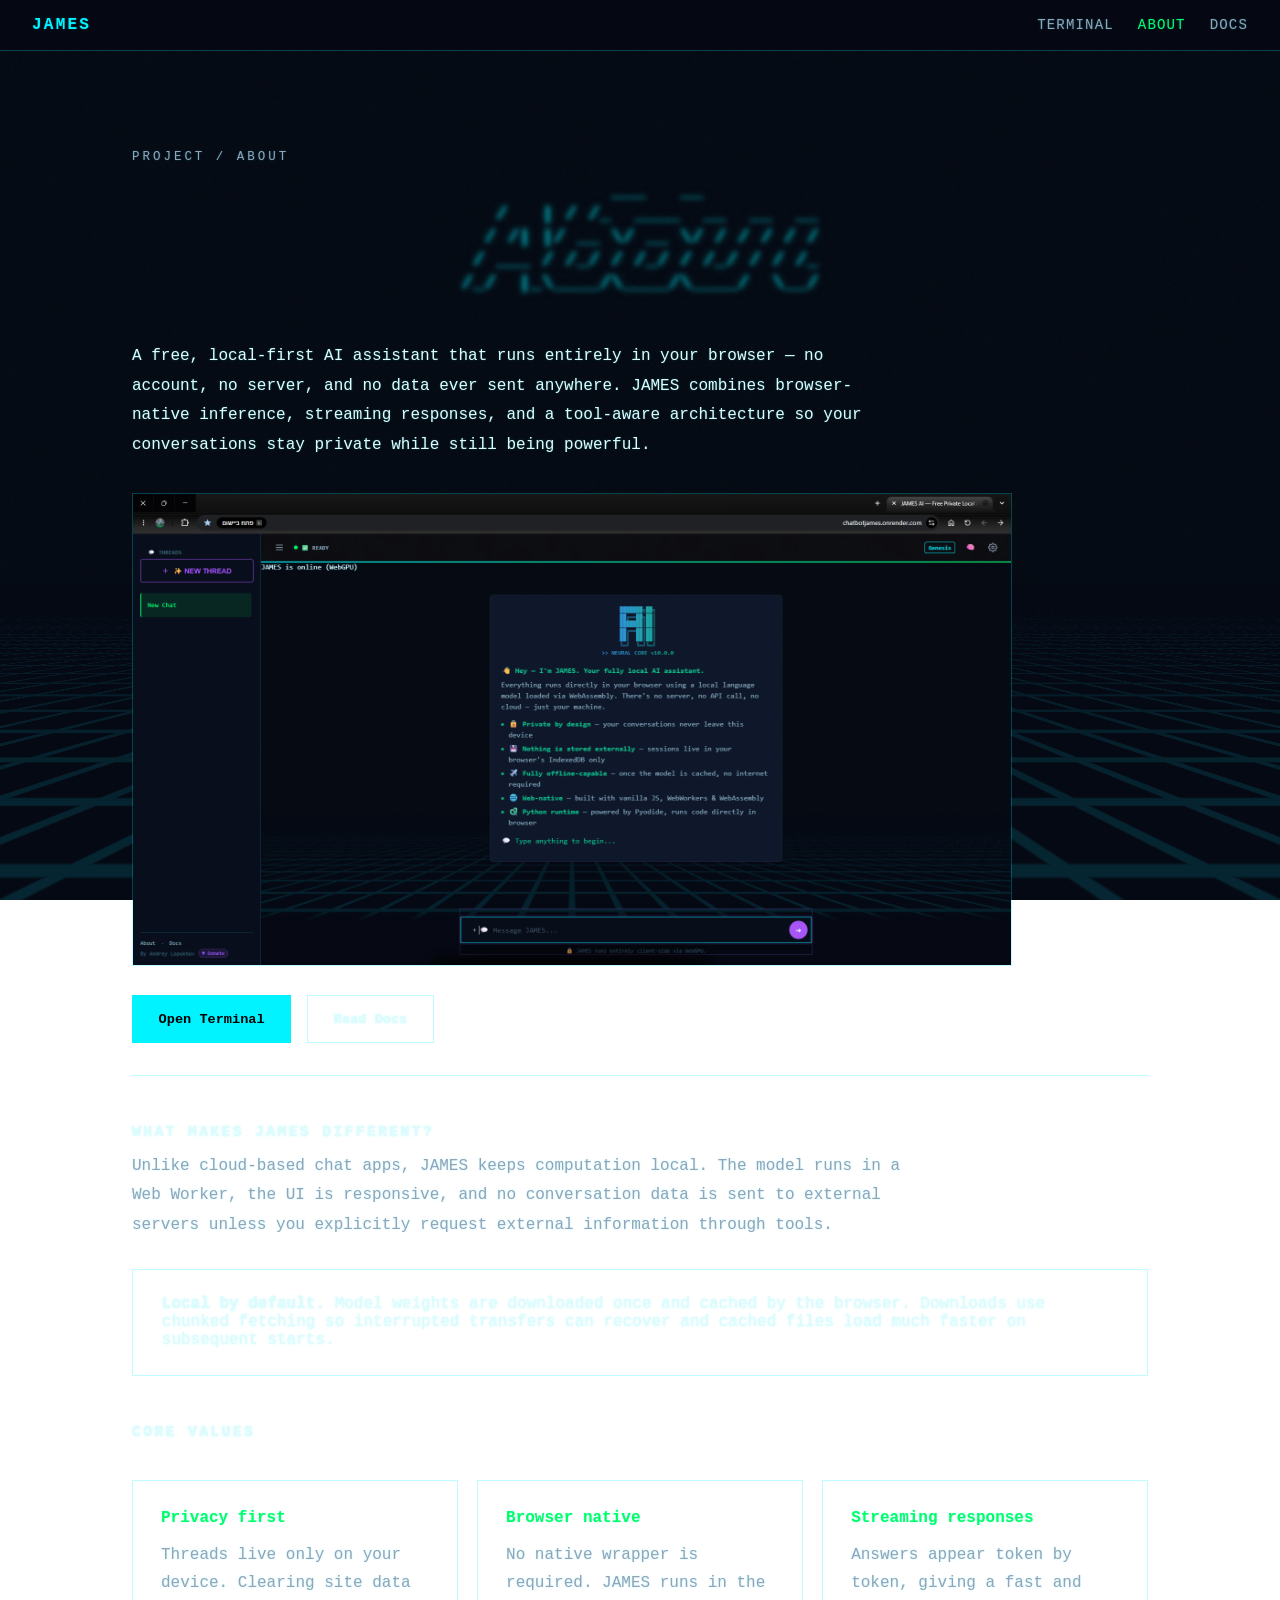
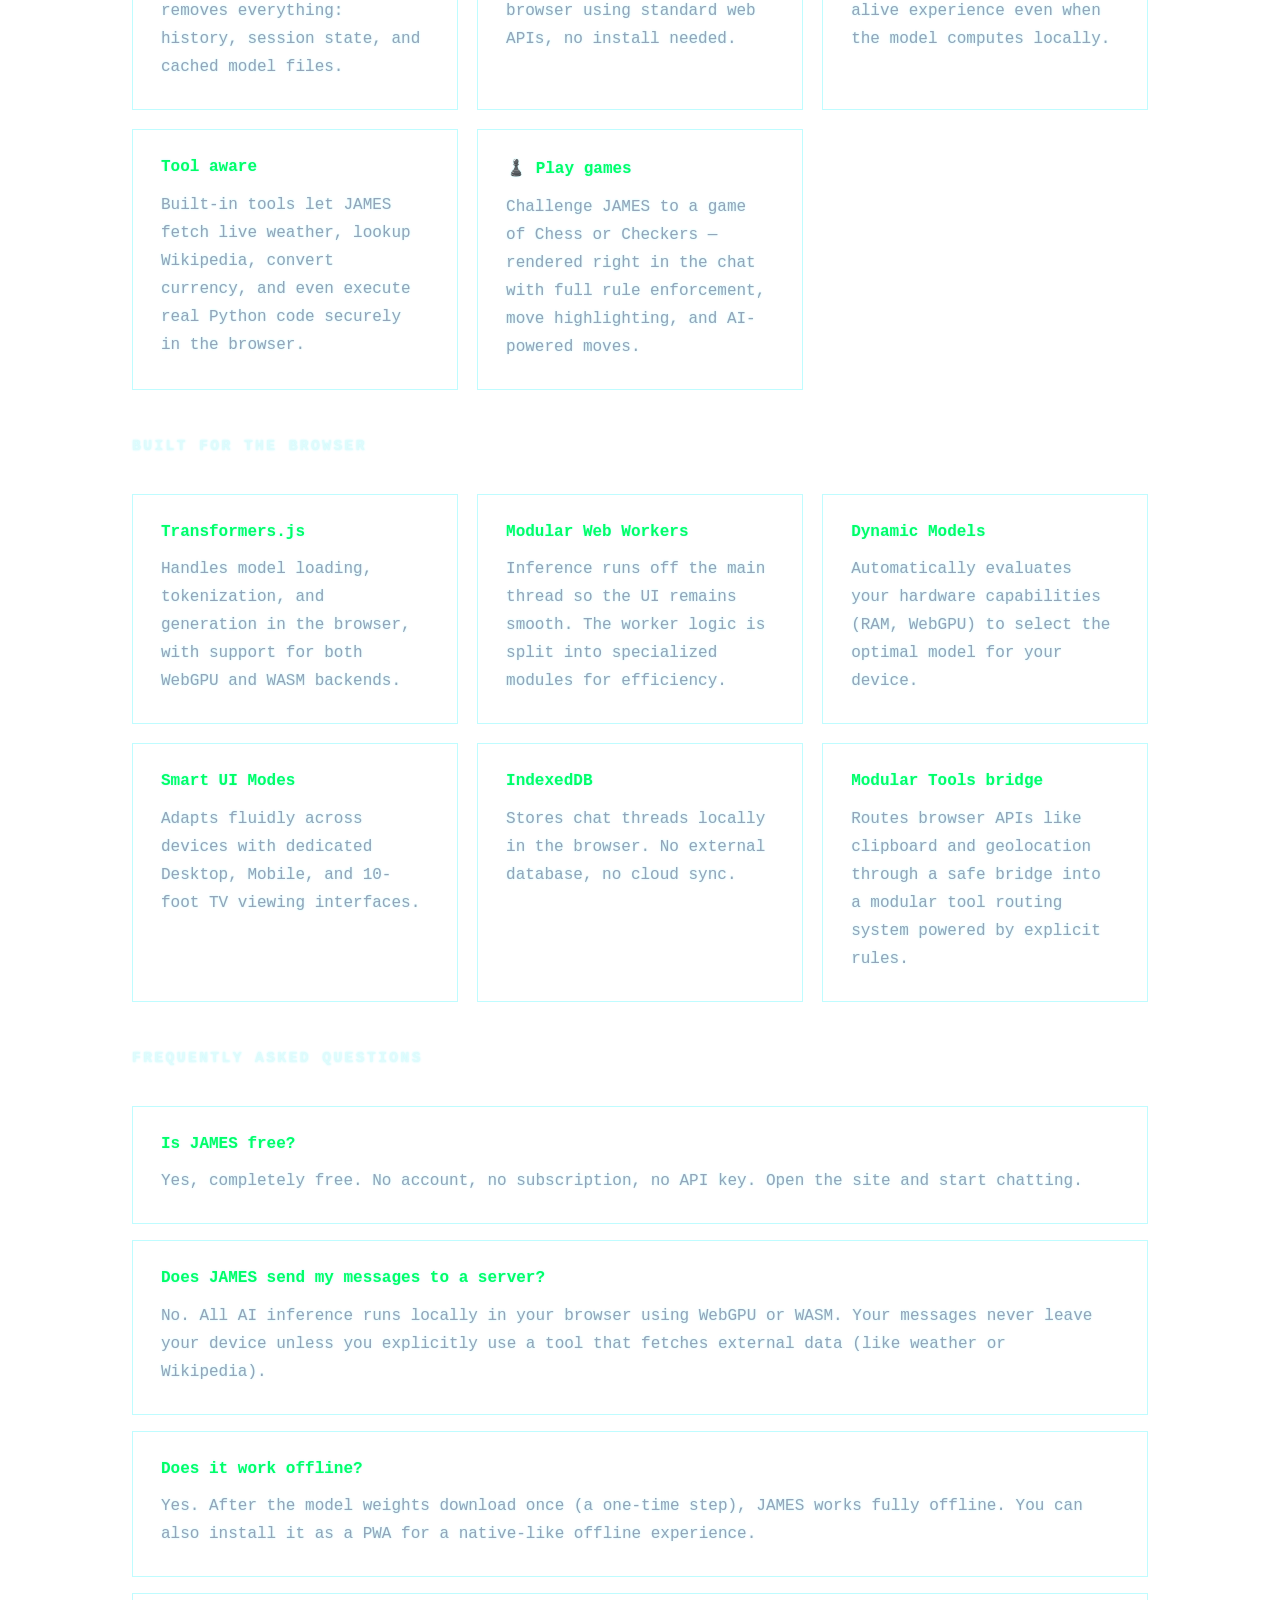
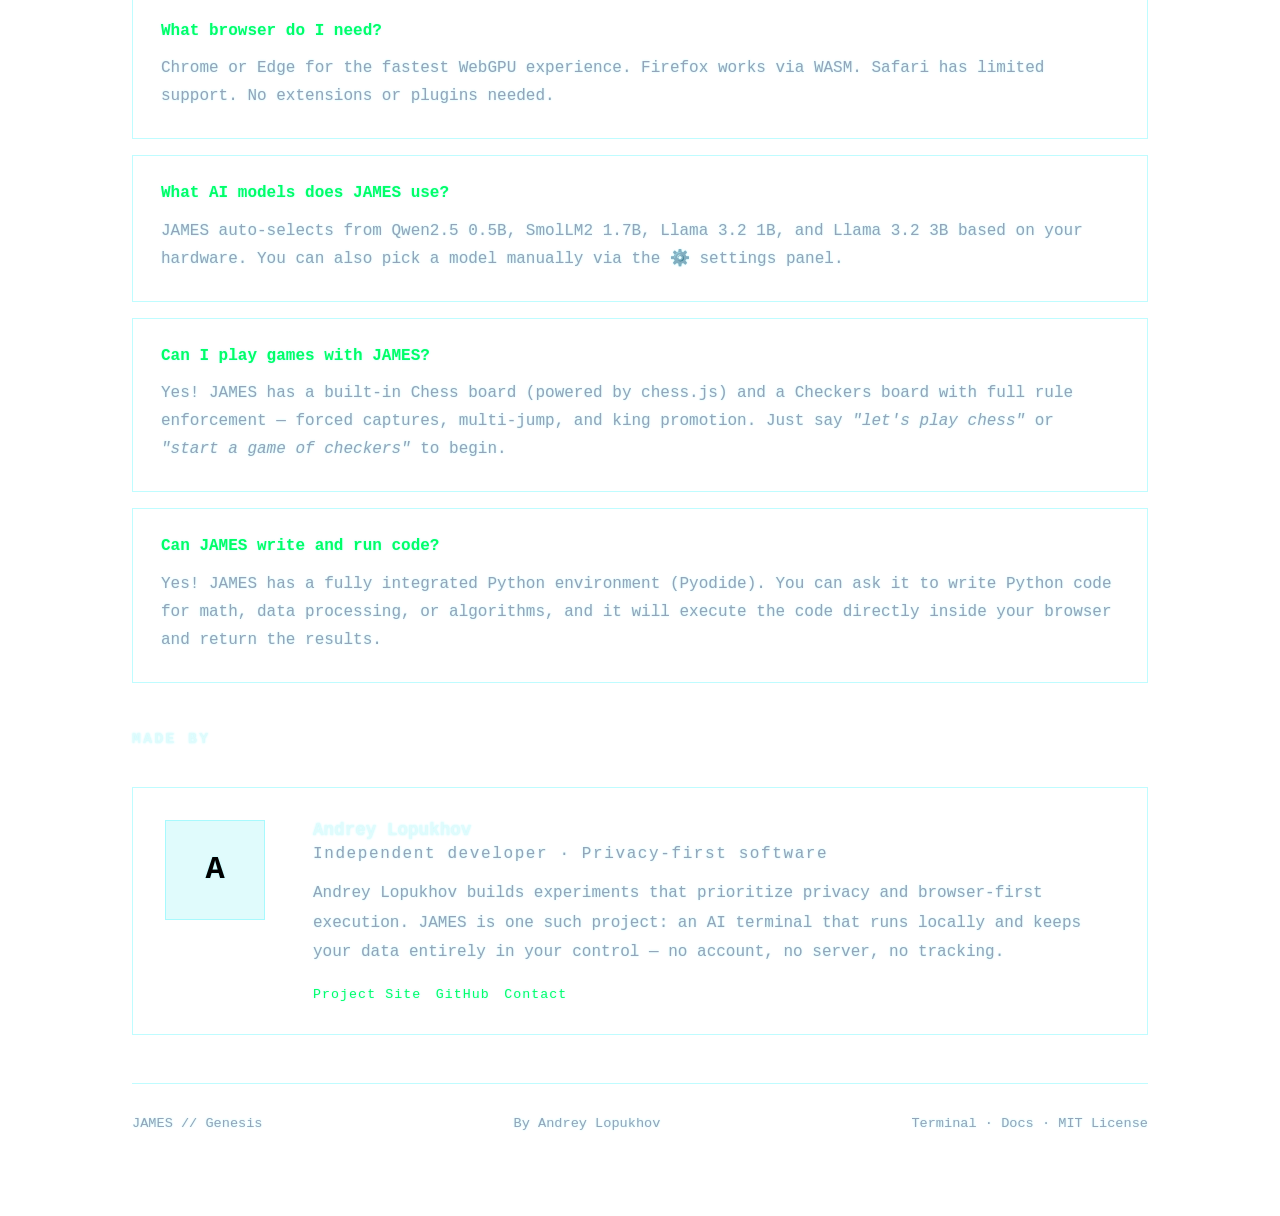
<file: about.html>
<!DOCTYPE html>
<html lang="en">
<head>
    <meta charset="UTF-8">
    <meta name="viewport" content="width=device-width, initial-scale=1.0">
    <title>About JAMES AI — Free Private Retro Terminal AI Chatbot</title>
    <meta name="description" content="JAMES is a completely free, 100% private retro terminal AI chatbot that runs entirely in your web browser using WebGPU. No account, no login, no server. On-device Llama 3.2, Qwen2.5, DeepSeek, in-browser Python, live web search, and full offline PWA support.">
    <meta name="keywords" content="about JAMES AI, local AI chatbot, private AI browser, retro terminal AI, hacker terminal chat, offline AI chatbot, browser AI no server, WebGPU AI chatbot, Llama 3.2 in browser, Qwen2.5 browser, DeepSeek browser, in-browser Python Pyodide, AI web search browser, AI chess game, offline AI PWA, self-hosted AI browser, encrypted AI chat">
    <meta name="author" content="Andrey Lopukhov">
    <meta name="robots" content="index, follow">
    <meta name="googlebot" content="index, follow, max-snippet:-1, max-image-preview:large">
    <meta name="bingbot" content="index, follow, max-snippet:-1, max-image-preview:large">
    <meta name="category" content="Artificial Intelligence, Privacy Tools, Developer Tools">
    <meta name="classification" content="AI Chatbot, Local LLM, Privacy Software">
    <meta name="coverage" content="Worldwide">
    <meta name="rating" content="general">
    <meta name="language" content="English">
    <link rel="canonical" href="https://chatbotjames.onrender.com/about.html">
    <meta property="og:title" content="About JAMES AI — Free Private Retro Terminal AI Chatbot">
    <meta property="og:description" content="Learn how JAMES runs a full AI chatbot 100% in your browser inside a classic retro terminal UI. WebGPU-powered with Llama 3.2, Qwen2.5, DeepSeek.">
    <meta property="og:image" content="https://chatbotjames.onrender.com/preview.png">
    <meta property="og:image:width" content="1200">
    <meta property="og:image:height" content="630">
    <meta property="og:image:alt" content="JAMES AI — Private local AI chatbot">
    <meta property="og:type" content="website">
    <meta property="og:url" content="https://chatbotjames.onrender.com/about.html">
    <meta property="og:site_name" content="JAMES AI">
    <meta name="twitter:card" content="summary_large_image">
    <meta name="twitter:title" content="About JAMES AI — Free Private Retro Terminal AI Chatbot">
    <meta name="twitter:description" content="JAMES runs entirely in your browser inside a retro terminal UI. WebGPU-powered, offline-capable, zero tracking. Run Llama, Qwen, DeepSeek locally.">
    <meta name="twitter:image" content="https://chatbotjames.onrender.com/preview.png">
    <meta name="twitter:creator" content="@AndreyLopukhov">
    <script type="application/ld+json">
    {
      "@context": "https://schema.org",
      "@type": ["SoftwareApplication", "WebApplication"],
      "name": "JAMES AI",
      "alternateName": ["JAMES", "JAMES chatbot"],
      "url": "https://chatbotjames.onrender.com/",
      "description": "A free, private AI chatbot that runs entirely in your browser using WebGPU and WebAssembly. Features on-device inference with Llama 3.2, Qwen2.5, DeepSeek R1, and SmolLM2, plus in-browser Python execution (Pyodide), built-in web search, chess and checkers games, and full offline PWA support.",
      "applicationCategory": "UtilitiesApplication",
      "applicationSubCategory": "AI Chatbot, Privacy Tool, Local LLM",
      "operatingSystem": "Any (browser-based: Chrome, Edge, Firefox, Safari)",
      "featureList": [
        "100% private — all inference runs locally",
        "No account, login, or API key required",
        "WebGPU-accelerated LLM inference",
        "WebAssembly CPU fallback",
        "In-browser Python (Pyodide)",
        "Live web search, weather, Wikipedia",
        "Chess and checkers games",
        "Unit converter, currency, calculator",
        "Password and UUID generator",
        "Offline PWA support",
        "Encrypted local chat history"
      ],
      "screenshot": "https://chatbotjames.onrender.com/preview.png",
      "offers": { "@type": "Offer", "price": "0", "priceCurrency": "USD", "availability": "https://schema.org/InStock" },
      "author": { "@type": "Person", "name": "Andrey Lopukhov", "url": "https://github.com/tripping-alien" },
      "license": "https://opensource.org/licenses/MIT",
      "isAccessibleForFree": true
    }
    </script>
    <script type="application/ld+json">
    {
      "@context": "https://schema.org",
      "@type": "FAQPage",
      "mainEntity": [
        { "@type": "Question", "name": "Is JAMES free to use?",
          "acceptedAnswer": { "@type": "Answer", "text": "Yes, JAMES is completely free. No account, no subscription, no API key required. It is open-source under the MIT License." } },
        { "@type": "Question", "name": "Does JAMES send my messages to a server?",
          "acceptedAnswer": { "@type": "Answer", "text": "No. All AI inference runs locally in your browser using WebGPU or WebAssembly (WASM). Your messages never leave your device unless you explicitly use a tool that fetches external data (like weather or Wikipedia lookup)." } },
        { "@type": "Question", "name": "Does JAMES work offline?",
          "acceptedAnswer": { "@type": "Answer", "text": "Yes. After the model weights are downloaded once and cached, JAMES works completely offline. The app can also be installed as a Progressive Web App (PWA) for a native-like offline experience." } },
        { "@type": "Question", "name": "What AI models does JAMES use?",
          "acceptedAnswer": { "@type": "Answer", "text": "JAMES automatically selects the best model for your hardware from a range including Qwen2.5 0.5B, SmolLM2 1.7B, Llama 3.2 1B, Llama 3.2 3B, DeepSeek R1 1.5B, Phi-3.5 mini 3.8B, and Gemma 2 2B. GPU models run via WebGPU; CPU fallbacks use WASM." } },
        { "@type": "Question", "name": "What browser do I need?",
          "acceptedAnswer": { "@type": "Answer", "text": "Chrome 113+ or Edge 113+ is recommended for WebGPU acceleration. Firefox works via WebAssembly (WASM). Safari has limited WebGPU support." } },
        { "@type": "Question", "name": "Is JAMES open source?",
          "acceptedAnswer": { "@type": "Answer", "text": "Yes. JAMES is open source under the MIT License. The full source code is available on GitHub." } },
        { "@type": "Question", "name": "Can JAMES run Python code?",
          "acceptedAnswer": { "@type": "Answer", "text": "Yes. JAMES includes an in-browser Python execution engine powered by Pyodide (a WebAssembly port of CPython). You can run real Python code including NumPy, math, and algorithms entirely in the browser." } },
        { "@type": "Question", "name": "Is JAMES a ChatGPT alternative?",
          "acceptedAnswer": { "@type": "Answer", "text": "JAMES is a free, private, offline-capable ChatGPT alternative that runs entirely in your browser with no account or API key. Unlike ChatGPT, your data never leaves your device." } },
        { "@type": "Question", "name": "Does JAMES store chat history?",
          "acceptedAnswer": { "@type": "Answer", "text": "Yes. Chat history is stored locally in your browser using encrypted IndexedDB storage. It never leaves your device and can be cleared at any time." } }
      ]
    }
    </script>
    <script type="application/ld+json">
    {
      "@context": "https://schema.org",
      "@type": "BreadcrumbList",
      "itemListElement": [
        { "@type": "ListItem", "position": 1, "name": "JAMES AI", "item": "https://chatbotjames.onrender.com/" },
        { "@type": "ListItem", "position": 2, "name": "About", "item": "https://chatbotjames.onrender.com/about.html" }
      ]
    }
    </script>
    <link rel="icon" type="image/x-icon" href="favicon.ico">
    <link rel="shortcut icon" href="favicon.ico">
    <link rel="apple-touch-icon" href="preview.png">
    <link rel="stylesheet" href="style.css">
    <style>
        body { overflow: auto; background-color: transparent; }
        .page-shell { min-height: 100vh; background-color: transparent; }
        nav {
            position: sticky;
            top: 0;
            z-index: 100;
            background: rgba(6, 9, 19, 0.85);
            backdrop-filter: blur(10px);
            border-bottom: 1px solid var(--border);
            display: flex;
            justify-content: space-between;
            align-items: center;
            padding: 1rem 2rem;
        }
        .nav-brand { color: var(--primary-purple); text-decoration: none; font-weight: 700; letter-spacing: 0.14em; }
        .nav-links { display: flex; gap: 1.5rem; }
        .nav-links a { color: var(--text-secondary); text-decoration: none; font-size: 0.88rem; text-transform: uppercase; letter-spacing: 0.08em; transition: color 0.2s ease; }
        .nav-links a:hover, .nav-links a.active { color: var(--primary-blue); }
        .page-content { max-width: 1080px; margin: 0 auto; padding: 3rem 2rem 4rem; }
        .hero { padding: 3rem 0 2rem; border-bottom: 1px solid var(--border); }
        .eyebrow { display: inline-block; margin-bottom: 1rem; font-size: 0.78rem; letter-spacing: 0.24em; text-transform: uppercase; color: var(--text-secondary); }
        .hero-title { font-size: clamp(2.6rem, 5vw, 4.4rem); line-height: 1; margin-bottom: 1rem; color: var(--primary-purple); }
        .hero-copy { max-width: 760px; line-height: 1.85; color: var(--text-primary); margin-bottom: 1.75rem; }
        .hero-actions { display: flex; flex-wrap: wrap; gap: 1rem; }
        .hero-visual { margin: 2rem 0 1.5rem; }
        .hero-preview { width: 100%; max-width: 880px; border: 1px solid var(--border); box-shadow: none; }
        .btn { display: inline-flex; align-items: center; justify-content: center; padding: 0.95rem 1.6rem; border: 1px solid transparent; font-size: 0.85rem; font-weight: 600; text-decoration: none; transition: transform 0.2s ease, background-color 0.2s ease, color 0.2s ease; font-family: inherit; }
        .btn-primary { background: var(--primary-purple); color: #000; }
        .btn-primary:hover { transform: translateY(-2px); background: #7c3aed; }
        .btn-secondary { background: transparent; color: var(--text-primary); border-color: var(--border); }
        .btn-secondary:hover { transform: translateY(-2px); border-color: var(--primary-blue); color: var(--primary-blue); }
        .section-block { margin-top: 3rem; display: grid; gap: 1.75rem; }
        .section-title { font-size: 0.92rem; font-weight: 700; text-transform: uppercase; letter-spacing: 0.16em; color: var(--text-primary); margin-bottom: 0.75rem; }
        .section-copy { max-width: 780px; color: var(--text-secondary); line-height: 1.85; }
        .grid { display: grid; gap: 1.2rem; grid-template-columns: repeat(auto-fit, minmax(250px, 1fr)); }
        .card { background: var(--assistant-bubble); border: 1px solid var(--border); padding: 1.75rem; transition: transform 0.2s ease, border-color 0.2s ease; }
        .card:hover { transform: translateY(-3px); border-color: var(--primary-purple); }
        .card h3 { margin-bottom: 0.9rem; color: var(--primary-blue); font-size: 1rem; }
        .card p { color: var(--text-secondary); line-height: 1.75; }
        .hero-note { background: var(--assistant-bubble); border: 1px solid var(--border); padding: 1.6rem 1.8rem; color: var(--text-primary); }
        .author-section { display: grid; grid-template-columns: 120px 1fr; gap: 1.75rem; background: var(--assistant-bubble); border: 1px solid var(--border); padding: 2rem; }
        .author-avatar { width: 100px; height: 100px; background: var(--text-primary); display: grid; place-items: center; color: #000; font-size: 2rem; font-weight: 700; border: 1px solid var(--border); }
        .author-title { margin-bottom: 0.35rem; font-size: 1.1rem; font-weight: 700; color: var(--text-primary); }
        .author-subtitle { margin-bottom: 1rem; color: var(--text-secondary); letter-spacing: 0.1em; }
        .author-copy { line-height: 1.85; color: var(--text-secondary); }
        .author-links { display: flex; flex-wrap: wrap; gap: 0.9rem; margin-top: 1.2rem; }
        .author-link { color: var(--primary-green); text-decoration: none; font-size: 0.83rem; letter-spacing: 0.08em; }
        .page-footer { border-top: 1px solid var(--border); margin-top: 3rem; padding-top: 2rem; display: flex; justify-content: space-between; align-items: center; gap: 1rem; color: var(--text-secondary); font-size: 0.85rem; flex-wrap: wrap; }
        .page-footer a { color: var(--text-secondary); text-decoration: none; }
        .page-footer a:hover { color: var(--primary-blue); }
        @media (max-width: 840px) { .author-section { grid-template-columns: 1fr; } }
        @media (max-width: 620px) { nav { flex-direction: column; align-items: flex-start; gap: 1rem; } }
    </style>
</head>
<body>
    <div class="page-shell">
        <nav>
            <a class="nav-brand" href="index.html">JAMES</a>
            <div class="nav-links">
                <a href="index.html">Terminal</a>
                <a href="about.html" class="active">About</a>
                <a href="docs.html">Docs</a>
            </div>
        </nav>
        <main class="page-content">
            <section class="hero">
                <span class="eyebrow">Project / About</span>
                <pre class="ascii-art" style="border:none; background:transparent; padding:0; margin-bottom: 1.5rem; color: #00f3ff; font-weight: bold; font-size: clamp(0.7rem, 2vw, 1.2rem); line-height: 1.2; text-shadow: 0 0 5px rgba(0, 243, 255, 0.8), 0 0 10px rgba(0, 243, 255, 0.5);">
    ___   __ 
   /   | / /_  ____  __  __  __
  / /| |/ __ \/ __ \/ / / / / /
 / ___ / /_/ / /_/ / /_/ / / /_
/_/  |_\____/\____/\____/  \__/
                </pre>
                <p class="hero-copy">A free, local-first AI assistant that runs entirely in your browser &mdash; no account, no server, and no data ever sent anywhere. JAMES combines browser-native inference, streaming responses, and a tool-aware architecture so your conversations stay private while still being powerful.</p>                <div class="hero-visual">
                    <img src="preview.png" alt="JAMES preview" class="hero-preview">
                </div>                <div class="hero-actions">
                    <a class="btn btn-primary" href="index.html">Open Terminal</a>
                    <a class="btn btn-secondary" href="docs.html">Read Docs</a>
                </div>
            </section>
            <section class="section-block">
                <div>
                    <p class="section-title">What makes JAMES different?</p>
                    <p class="section-copy">Unlike cloud-based chat apps, JAMES keeps computation local. The model runs in a Web Worker, the UI is responsive, and no conversation data is sent to external servers unless you explicitly request external information through tools.</p>
                </div>
                <div class="hero-note"><strong>Local by default.</strong> Model weights are downloaded once and cached by the browser. Downloads use chunked fetching so interrupted transfers can recover and cached files load much faster on subsequent starts.</div>
            </section>
            <section class="section-block">
                <p class="section-title">Core values</p>
                <div class="grid">
                    <article class="card">
                        <h3>Privacy first</h3>
                        <p>Threads live only on your device. Clearing site data removes everything: history, session state, and cached model files.</p>
                    </article>
                    <article class="card">
                        <h3>Browser native</h3>
                        <p>No native wrapper is required. JAMES runs in the browser using standard web APIs, no install needed.</p>
                    </article>
                    <article class="card">
                        <h3>Streaming responses</h3>
                        <p>Answers appear token by token, giving a fast and alive experience even when the model computes locally.</p>
                    </article>
                    <article class="card">
                        <h3>Tool aware</h3>
                        <p>Built-in tools let JAMES fetch live weather, lookup Wikipedia, convert currency, and even execute real Python code securely in the browser.</p>
                    </article>
                    <article class="card">
                        <h3>♟️ Play games</h3>
                        <p>Challenge JAMES to a game of Chess or Checkers — rendered right in the chat with full rule enforcement, move highlighting, and AI-powered moves.</p>
                    </article>
                </div>
            </section>
            <section class="section-block">
                <p class="section-title">Built for the browser</p>
                <div class="grid">
                    <article class="card">
                        <h3>Transformers.js</h3>
                        <p>Handles model loading, tokenization, and generation in the browser, with support for both WebGPU and WASM backends.</p>
                    </article>
                    <article class="card">
                        <h3>Modular Web Workers</h3>
                        <p>Inference runs off the main thread so the UI remains smooth. The worker logic is split into specialized modules for efficiency.</p>
                    </article>
                    <article class="card">
                        <h3>Dynamic Models</h3>
                        <p>Automatically evaluates your hardware capabilities (RAM, WebGPU) to select the optimal model for your device.</p>
                    </article>
                    <article class="card">
                        <h3>Smart UI Modes</h3>
                        <p>Adapts fluidly across devices with dedicated Desktop, Mobile, and 10-foot TV viewing interfaces.</p>
                    </article>
                    <article class="card">
                        <h3>IndexedDB</h3>
                        <p>Stores chat threads locally in the browser. No external database, no cloud sync.</p>
                    </article>
                    <article class="card">
                        <h3>Modular Tools bridge</h3>
                        <p>Routes browser APIs like clipboard and geolocation through a safe bridge into a modular tool routing system powered by explicit rules.</p>
                    </article>
                </div>
            </section>
            <section class="section-block">
                <p class="section-title">Frequently Asked Questions</p>
                <div style="display:grid;gap:1rem;">
                    <article class="card">
                        <h3>Is JAMES free?</h3>
                        <p>Yes, completely free. No account, no subscription, no API key. Open the site and start chatting.</p>
                    </article>
                    <article class="card">
                        <h3>Does JAMES send my messages to a server?</h3>
                        <p>No. All AI inference runs locally in your browser using WebGPU or WASM. Your messages never leave your device unless you explicitly use a tool that fetches external data (like weather or Wikipedia).</p>
                    </article>
                    <article class="card">
                        <h3>Does it work offline?</h3>
                        <p>Yes. After the model weights download once (a one-time step), JAMES works fully offline. You can also install it as a PWA for a native-like offline experience.</p>
                    </article>
                    <article class="card">
                        <h3>What browser do I need?</h3>
                        <p>Chrome or Edge for the fastest WebGPU experience. Firefox works via WASM. Safari has limited support. No extensions or plugins needed.</p>
                    </article>
                    <article class="card">
                        <h3>What AI models does JAMES use?</h3>
                        <p>JAMES auto-selects from Qwen2.5 0.5B, SmolLM2 1.7B, Llama 3.2 1B, and Llama 3.2 3B based on your hardware. You can also pick a model manually via the ⚙️ settings panel.</p>
                    </article>
                    <article class="card">
                        <h3>Can I play games with JAMES?</h3>
                        <p>Yes! JAMES has a built-in Chess board (powered by chess.js) and a Checkers board with full rule enforcement — forced captures, multi-jump, and king promotion. Just say <em>"let's play chess"</em> or <em>"start a game of checkers"</em> to begin.</p>
                    </article>
                    <article class="card">
                        <h3>Can JAMES write and run code?</h3>
                        <p>Yes! JAMES has a fully integrated Python environment (Pyodide). You can ask it to write Python code for math, data processing, or algorithms, and it will execute the code directly inside your browser and return the results.</p>
                    </article>
                </div>
            </section>
            <section class="section-block">
                <p class="section-title">Made by</p>
                <div class="author-section">
                    <div class="author-avatar">A</div>
                    <div>
                        <h2 class="author-title">Andrey Lopukhov</h2>
                        <p class="author-subtitle">Independent developer · Privacy-first software</p>
                        <p class="author-copy">Andrey Lopukhov builds experiments that prioritize privacy and browser-first execution. JAMES is one such project: an AI terminal that runs locally and keeps your data entirely in your control — no account, no server, no tracking.</p>
                        <div class="author-links">
                            <a class="author-link" href="https://chatbotjames.onrender.com" target="_blank" rel="noopener">Project Site</a>
                            <a class="author-link" href="https://github.com/tripping-alien" target="_blank" rel="noopener">GitHub</a>
                            <a class="author-link" href="mailto:synecraft@gmail.com">Contact</a>
                        </div>
                    </div>
                </div>
            </section>
            <footer class="page-footer">
                <span>JAMES // Genesis</span>
                <span>By <a href="https://github.com/tripping-alien" target="_blank" rel="noopener">Andrey Lopukhov</a></span>
                <span><a href="index.html">Terminal</a> · <a href="docs.html">Docs</a> · MIT License</span>
            </footer>
        </main>
    </div>
    <script src="webgl-bg.js"></script>
</body>
</html>
</file>
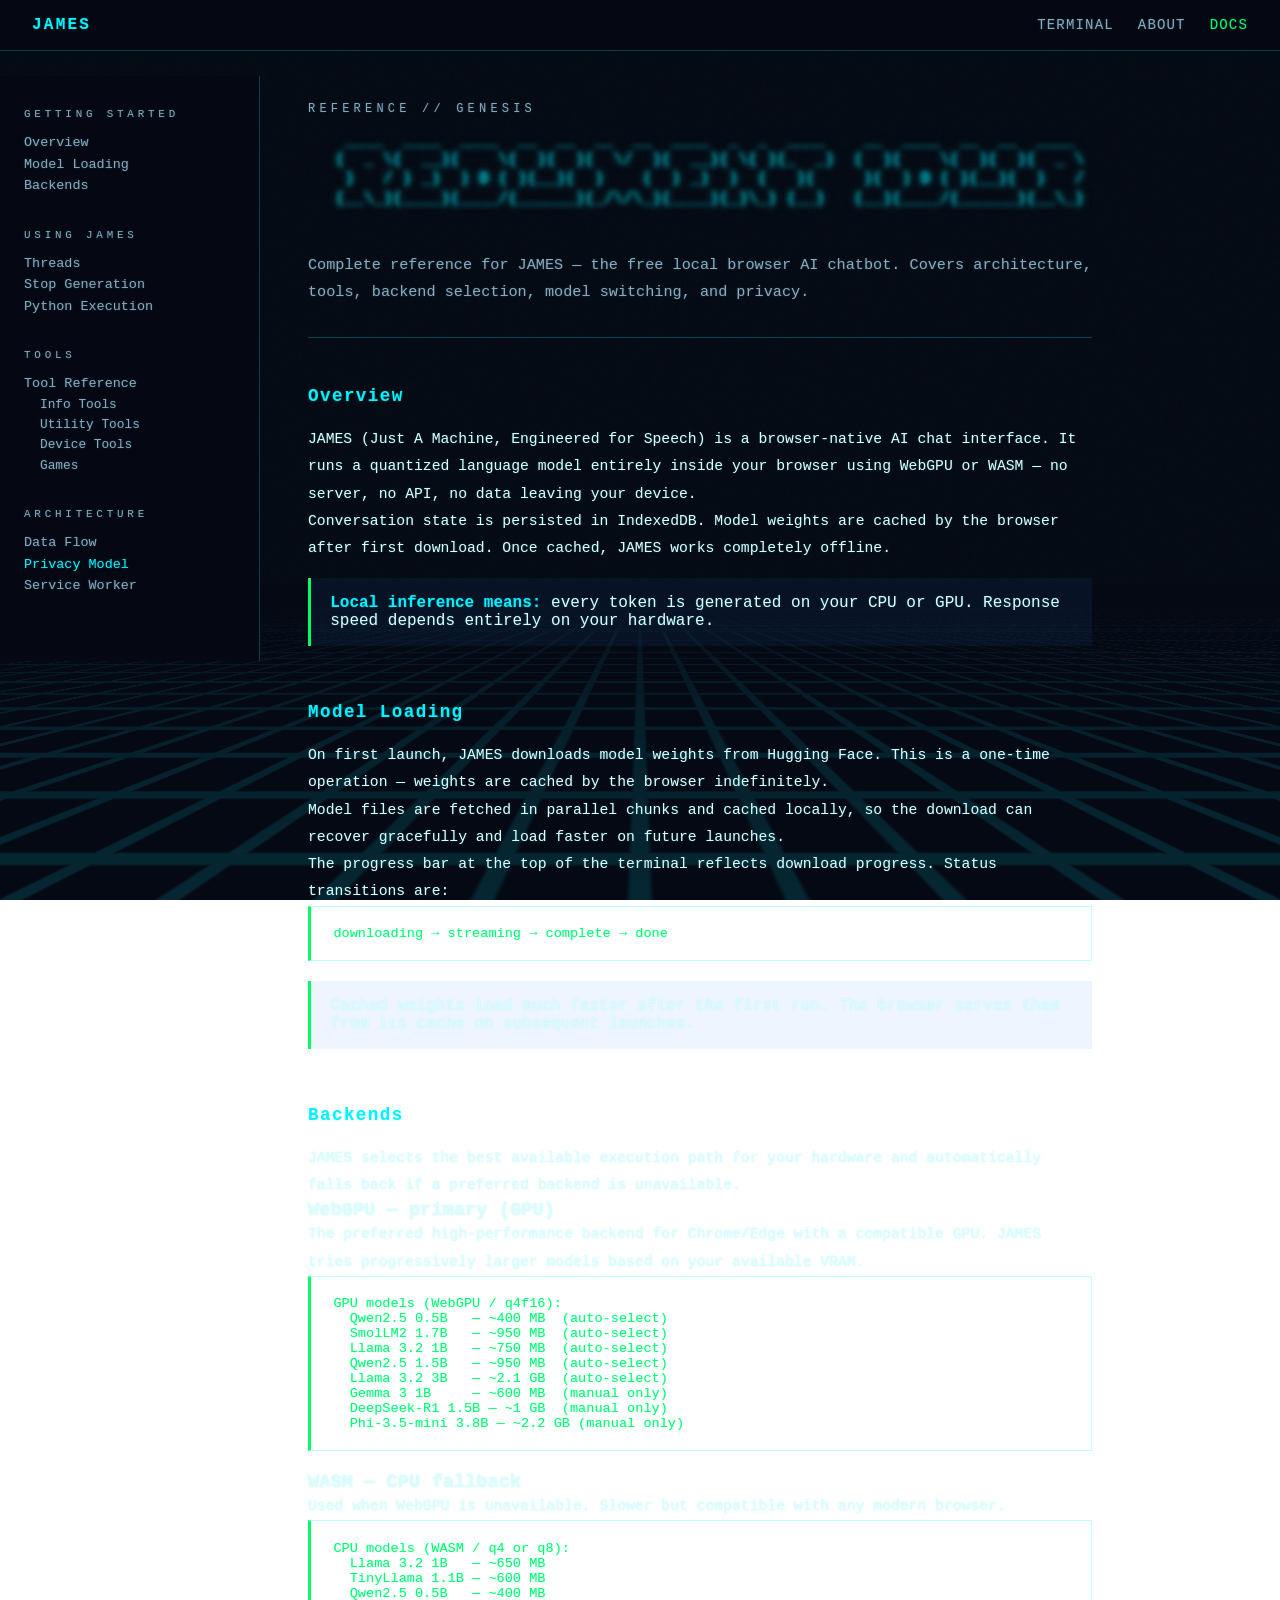
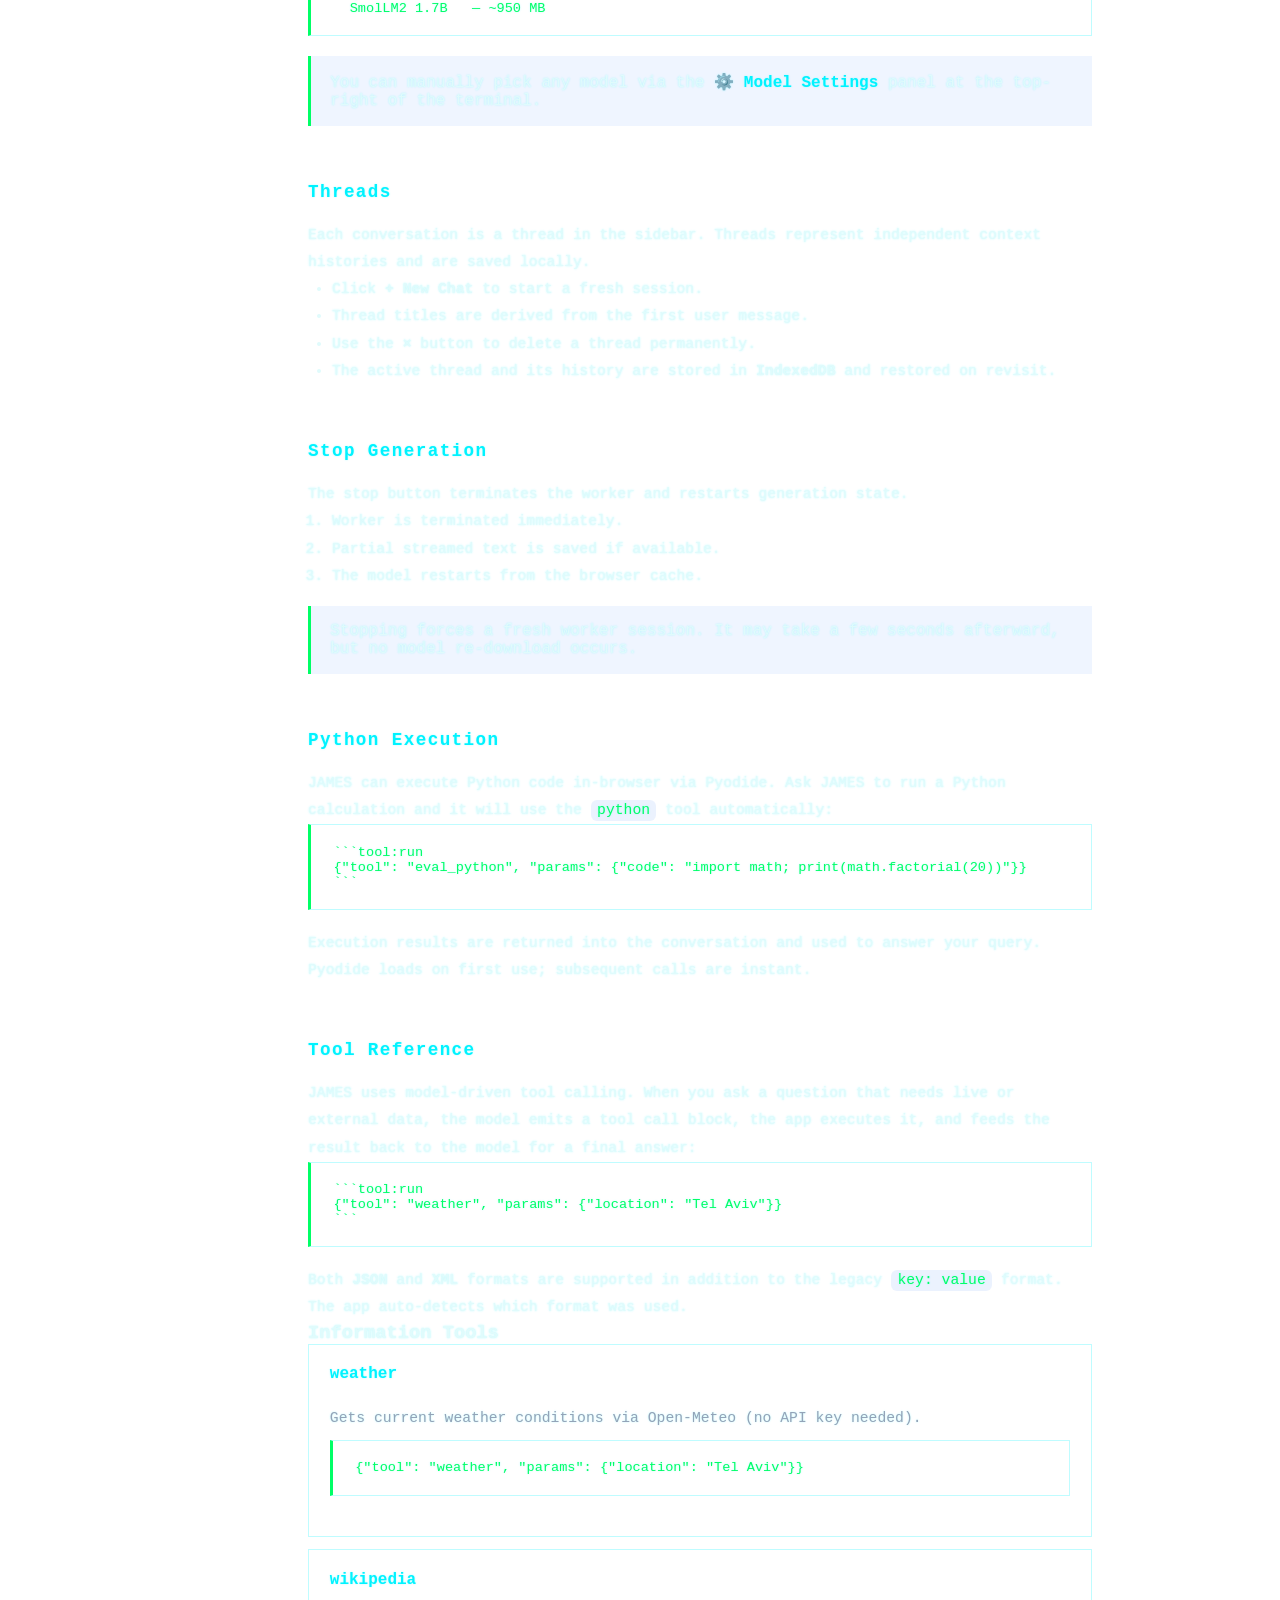
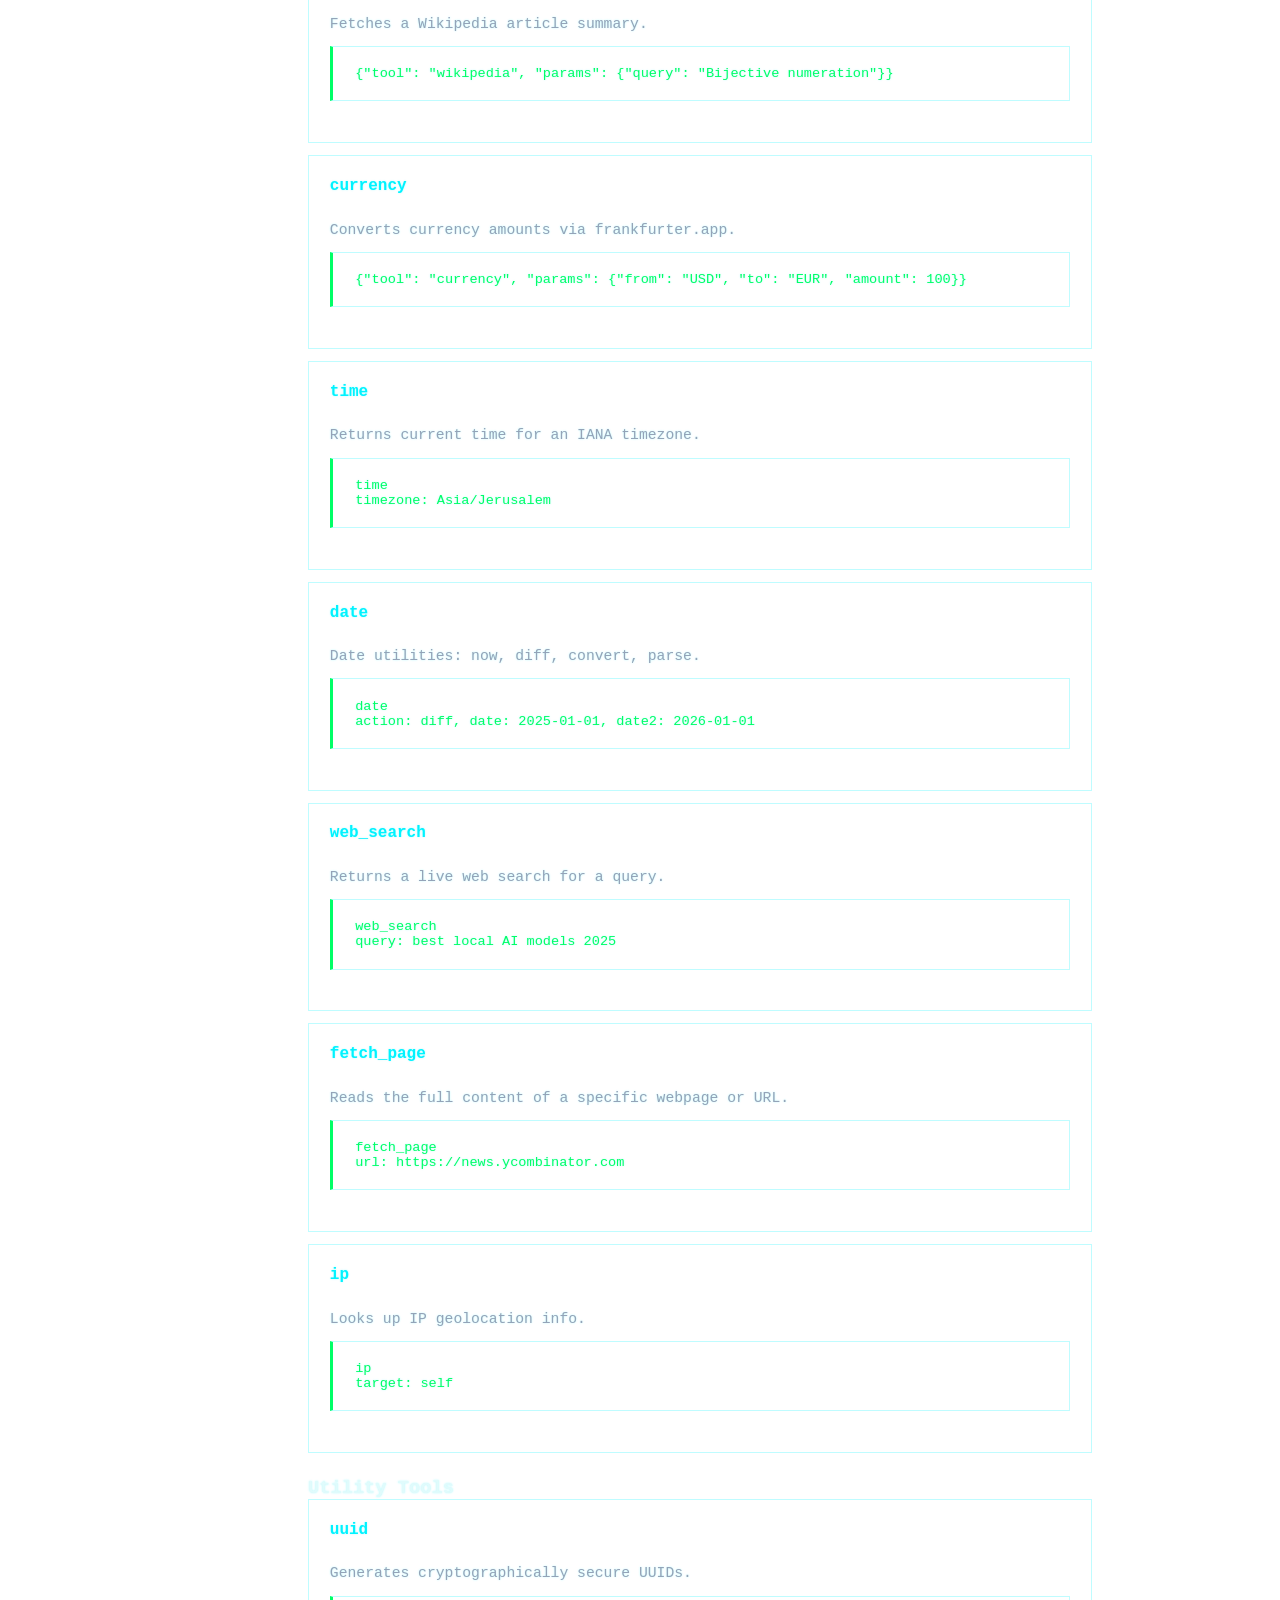
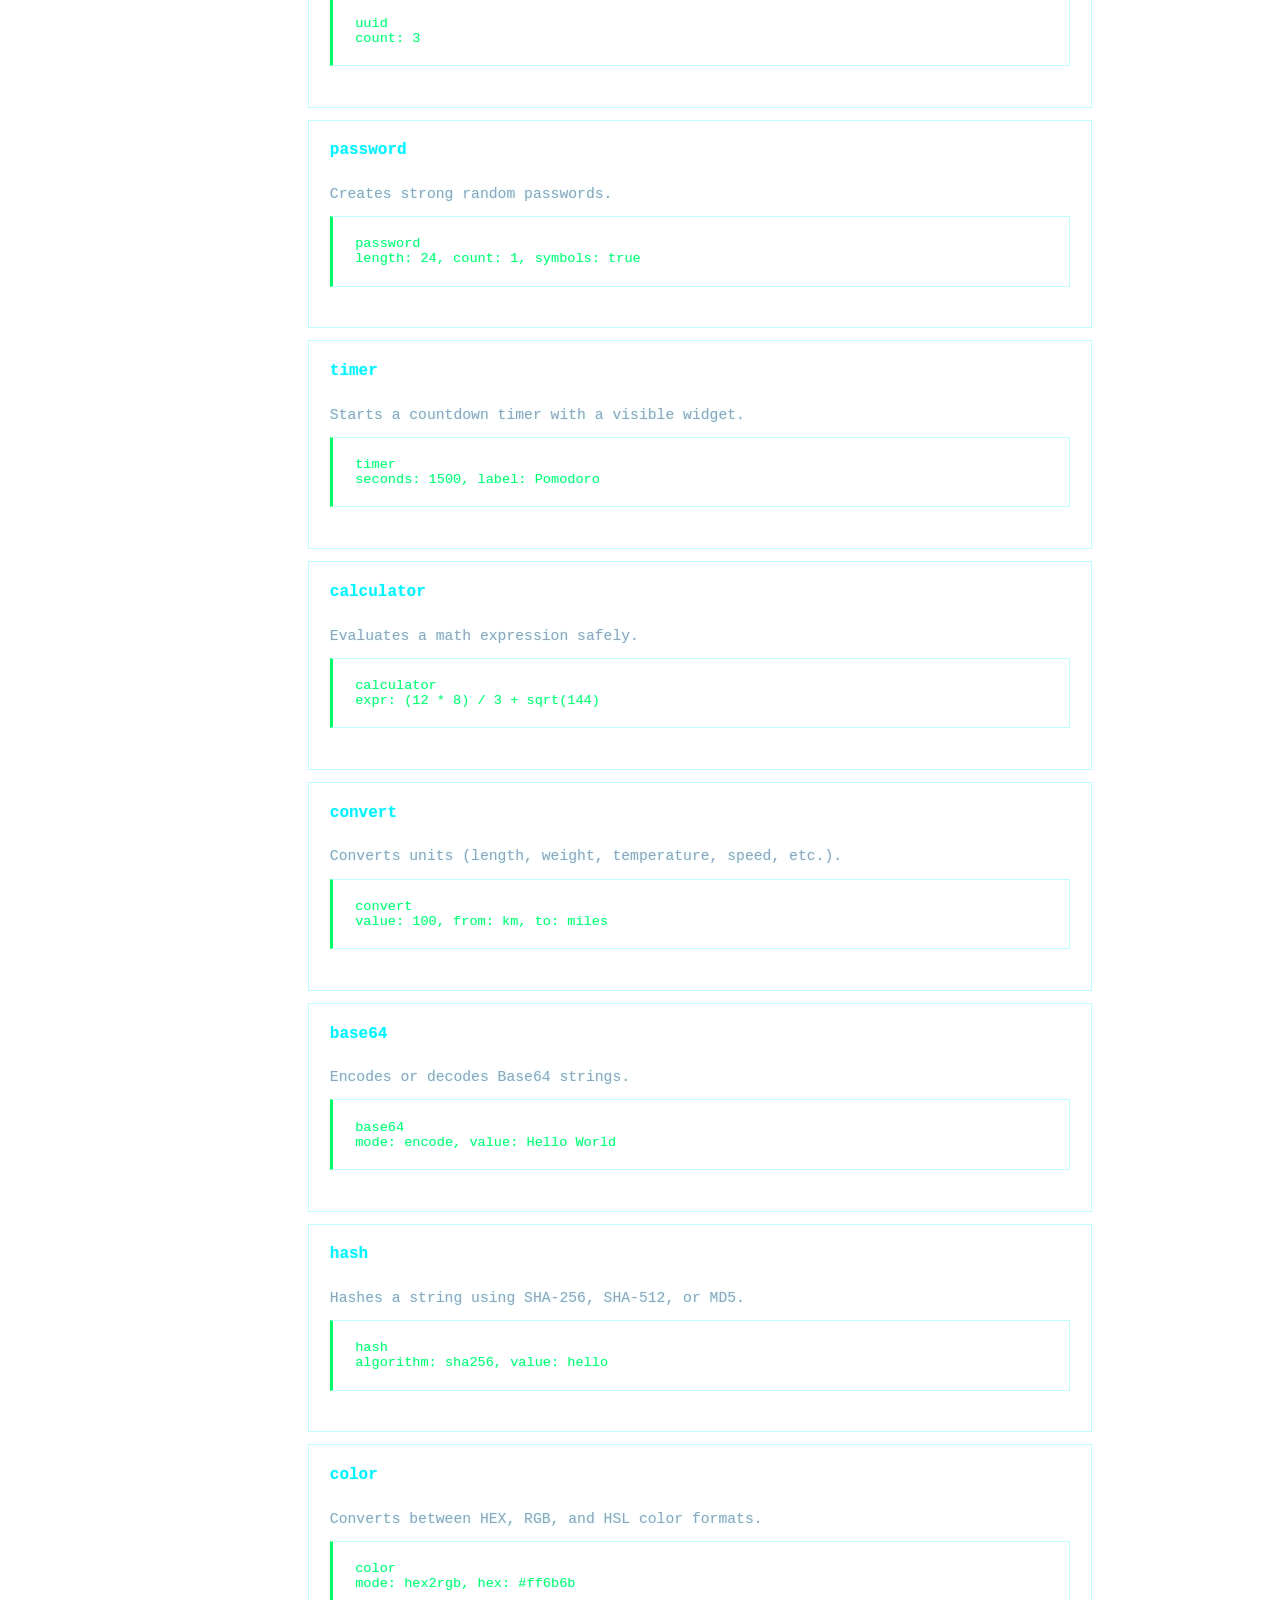
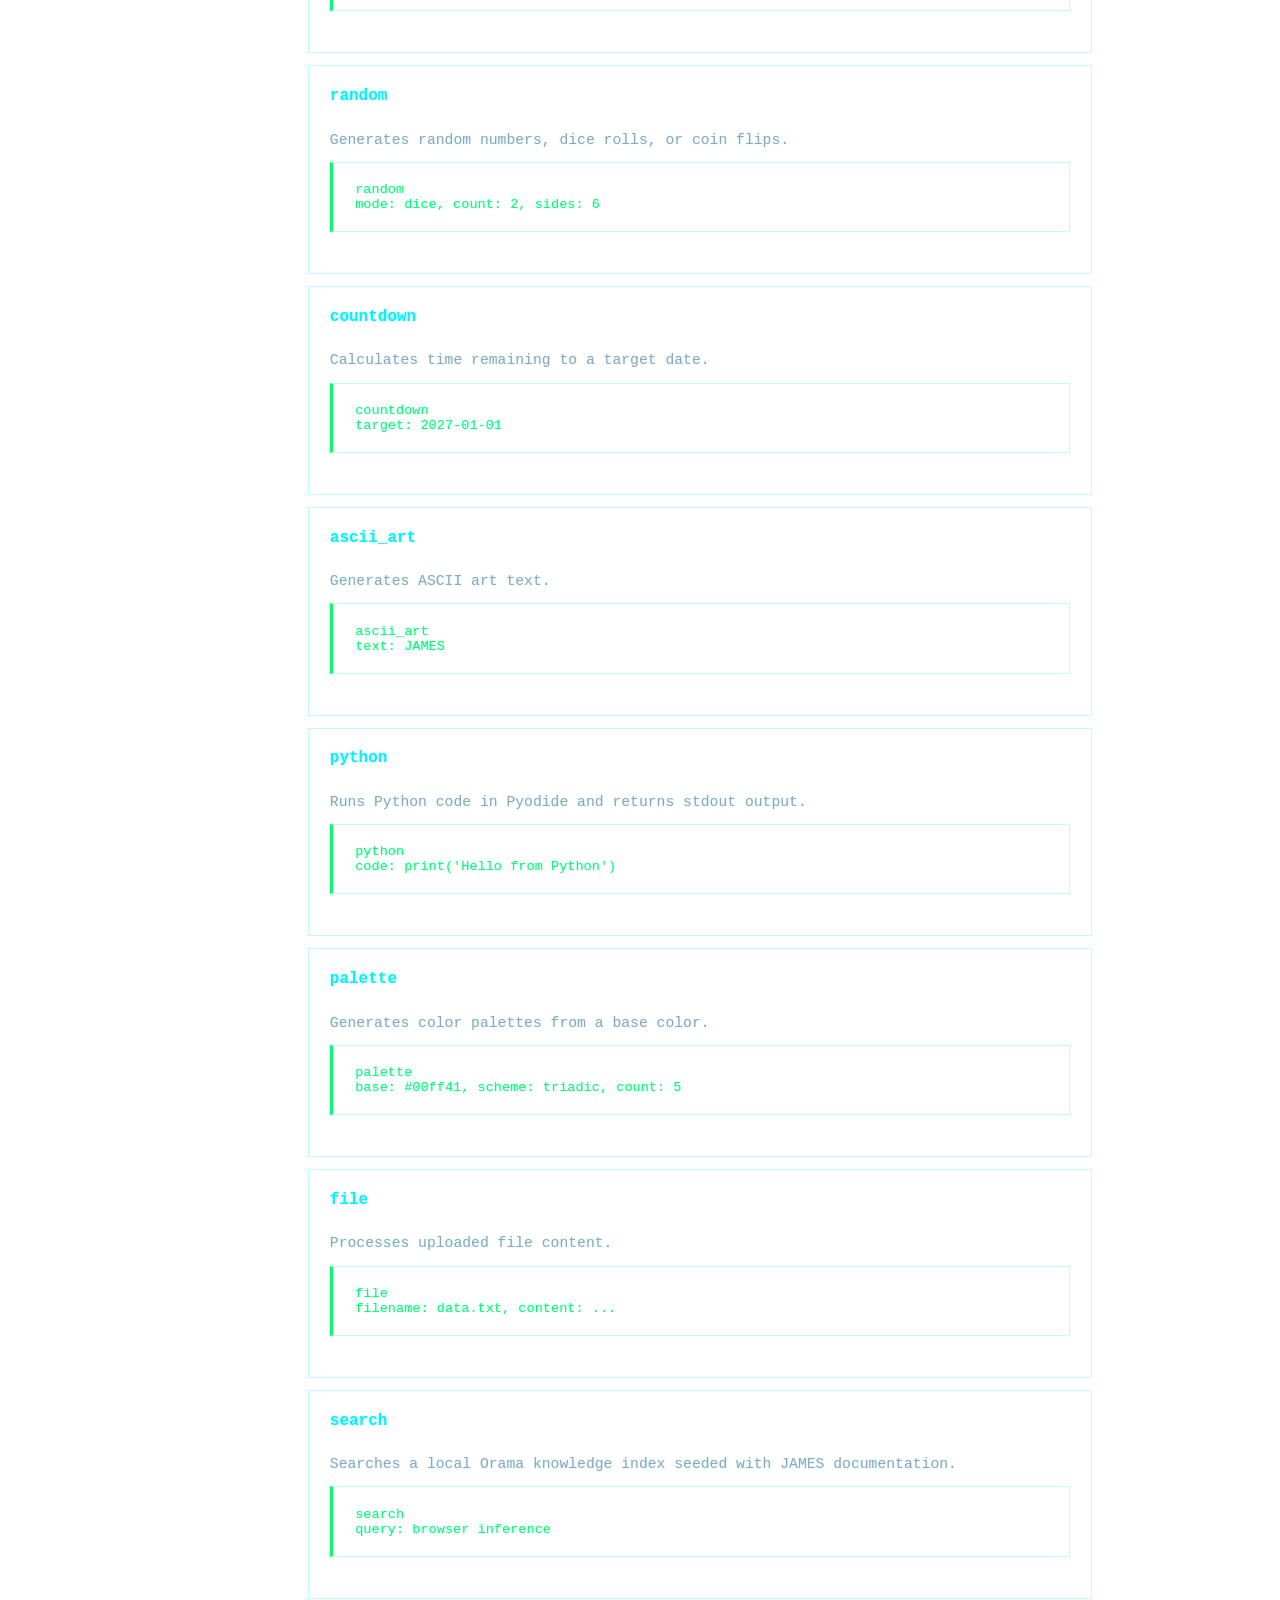
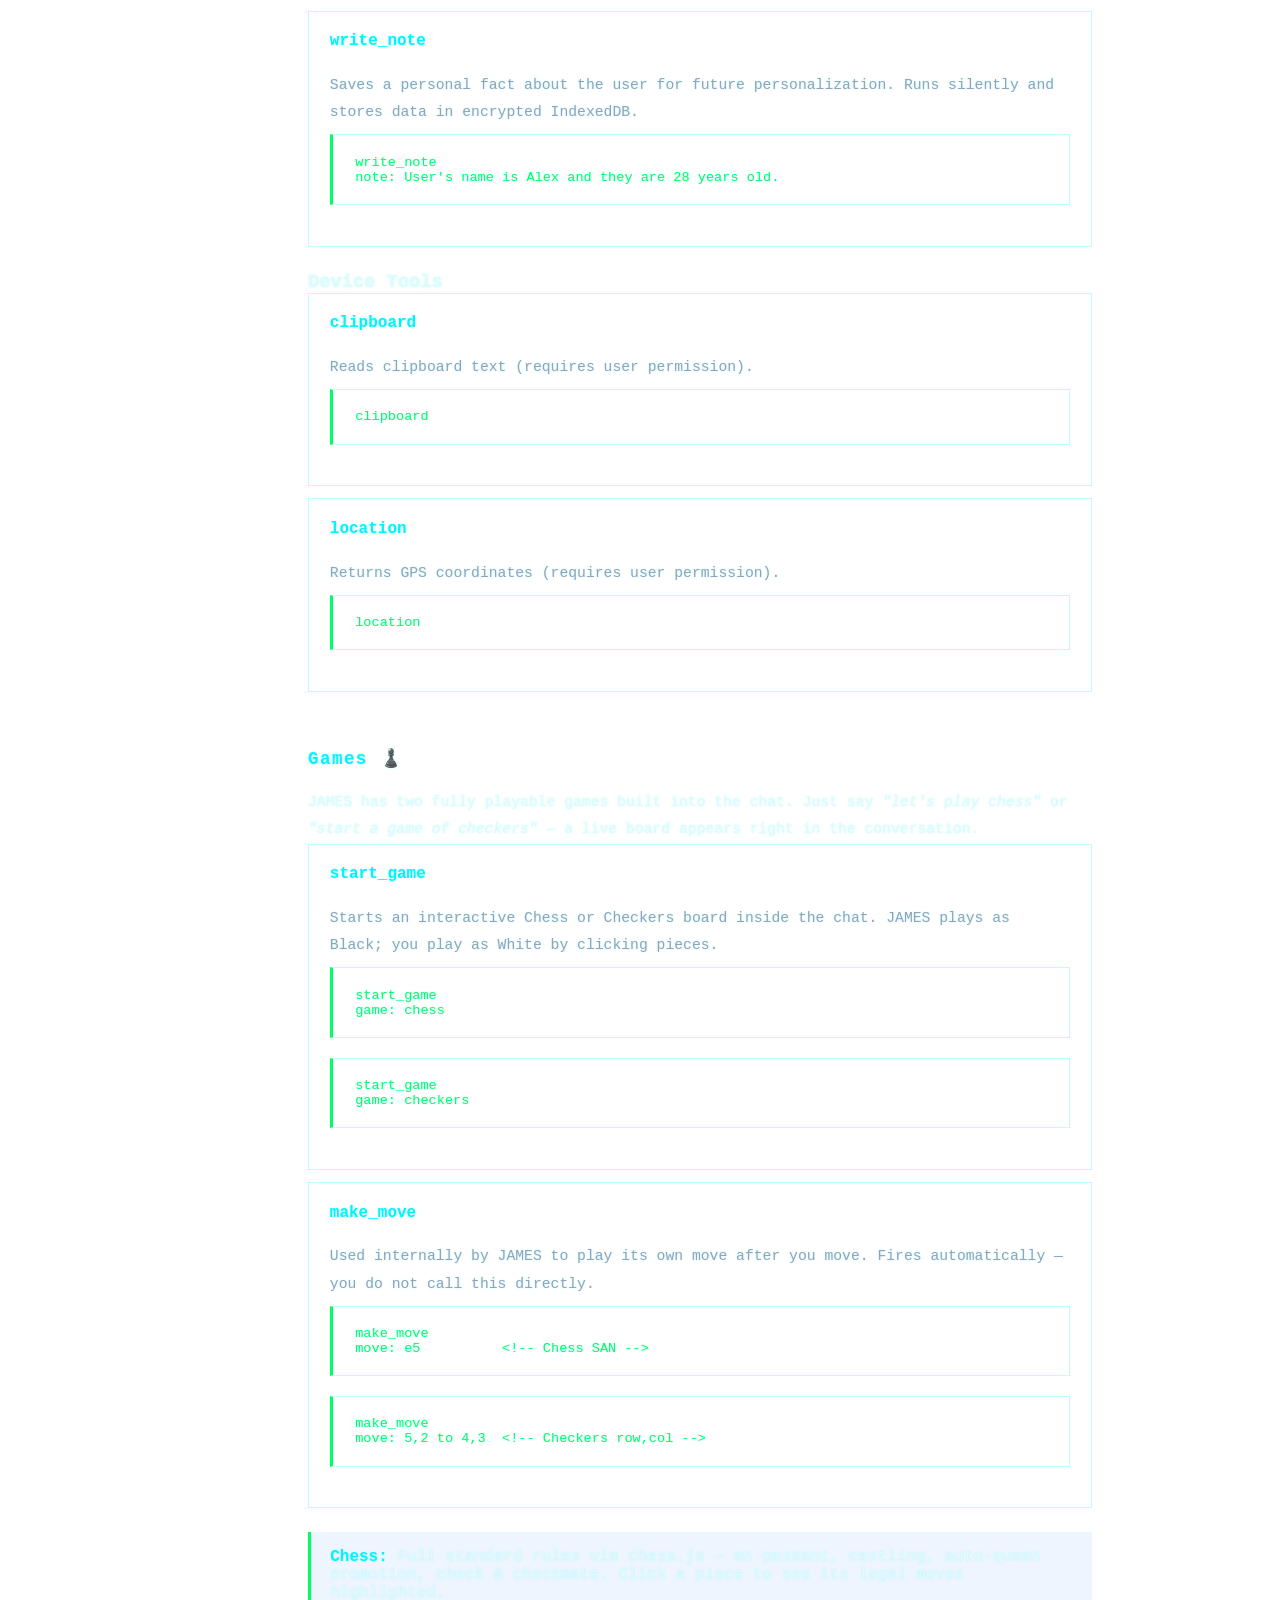
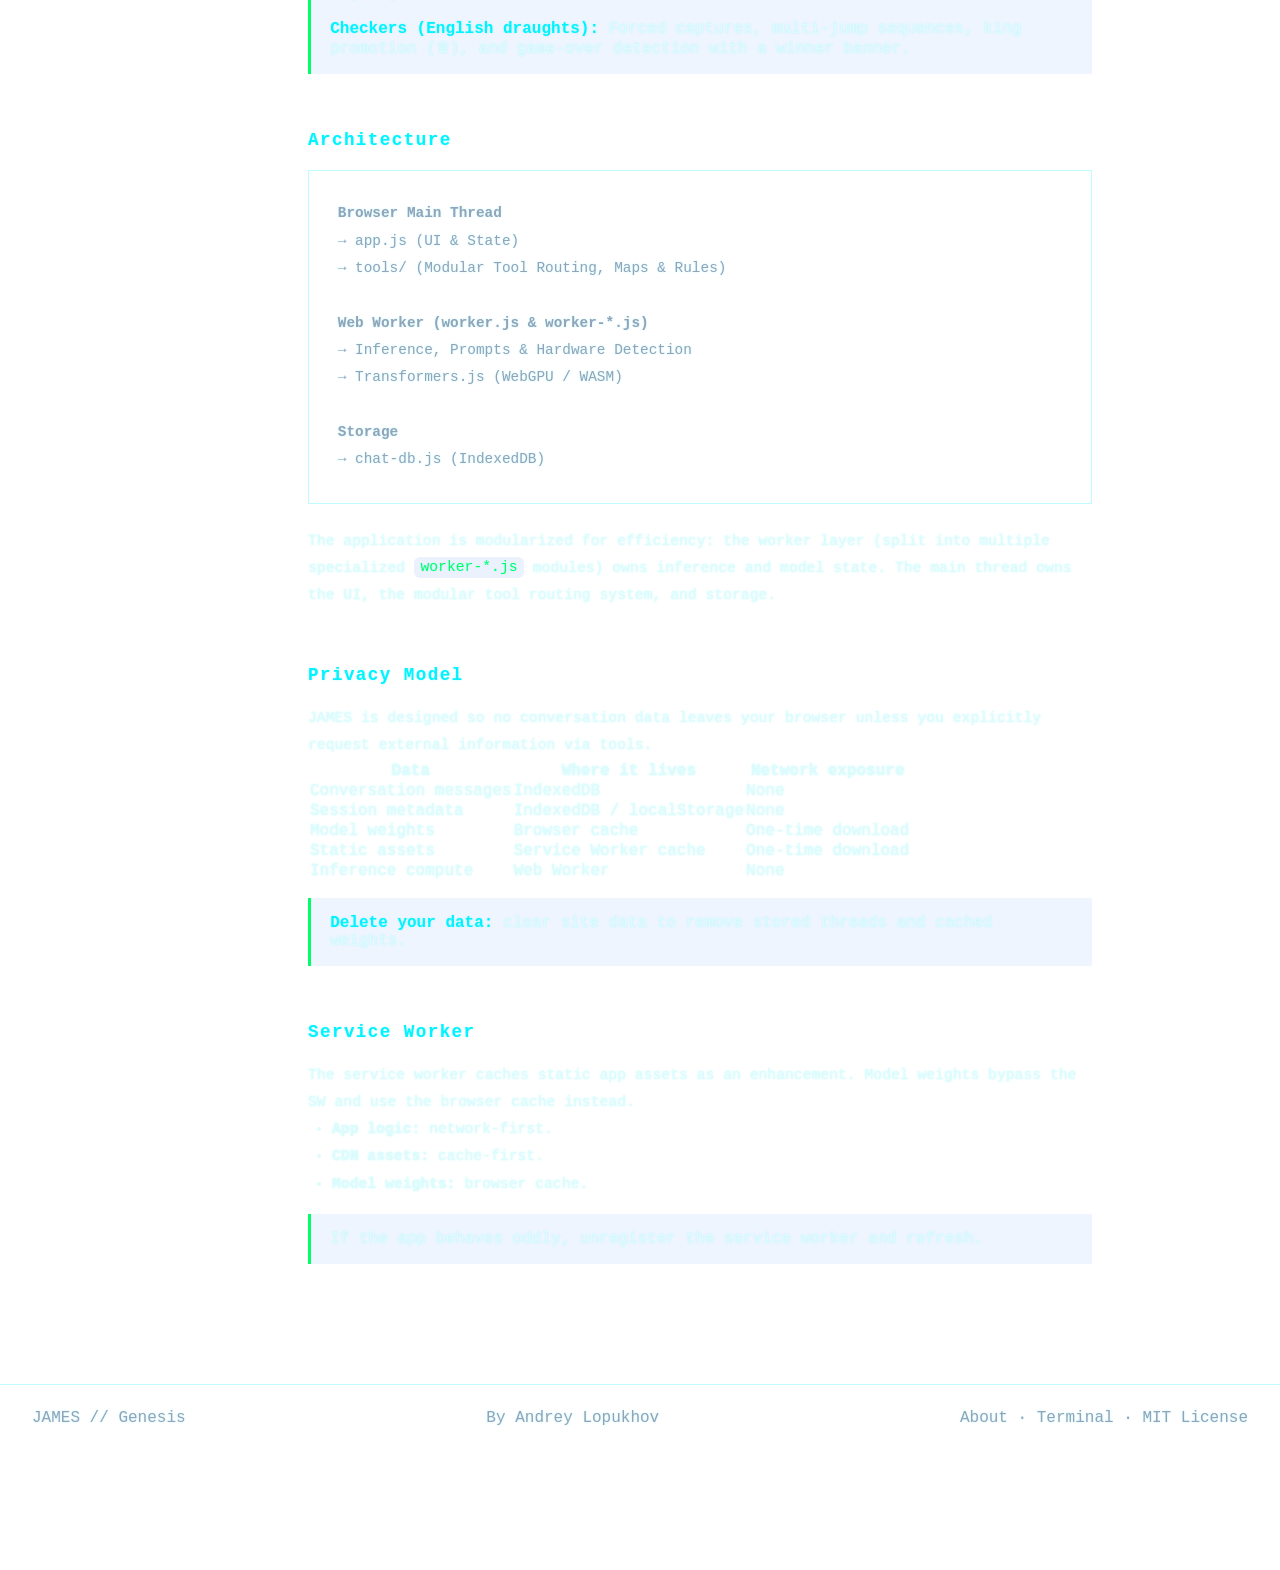
<file: docs.html>
<!DOCTYPE html>
<html lang="en">

<head>
    <meta charset="UTF-8">
    <meta name="viewport" content="width=device-width, initial-scale=1.0">
    <title>JAMES AI Docs — Retro Terminal Local Browser AI | Tools & Models Guide</title>
    <meta name="description"
        content="Complete documentation for JAMES AI: how to use the free private browser retro terminal chatbot, all available tools (in-browser Python, live web search, chess, etc.), WebGPU model selection, offline PWA setup, and encrypted local storage architecture.">
    <meta name="keywords"
        content="JAMES AI documentation, retro terminal AI docs, hacker terminal AI guide, local AI chatbot docs, browser AI tools guide, in-browser Python Pyodide docs, WebGPU AI tutorial, offline AI assistant docs, AI web search tool, AI chess game docs, Llama 3.2 browser setup, Qwen2.5 browser, DeepSeek R1 browser, offline AI PWA install, private AI chat no server, encrypted IndexedDB chat history, open source AI chatbot MIT, free AI chatbot no account, ChatGPT alternative offline">
    <meta name="author" content="Andrey Lopukhov">
    <meta name="robots" content="index, follow">
    <meta name="googlebot" content="index, follow, max-snippet:-1, max-image-preview:large">
    <meta name="bingbot" content="index, follow, max-snippet:-1, max-image-preview:large">
    <meta name="category" content="AI Documentation, Developer Tools, Privacy Software">
    <meta name="classification" content="Technical Documentation, AI Chatbot Guide">
    <meta name="coverage" content="Worldwide">
    <meta name="rating" content="general">
    <meta name="language" content="English">
    <link rel="canonical" href="https://chatbotjames.onrender.com/docs.html">
    <meta property="og:title" content="JAMES AI Docs — Retro Terminal Local Browser AI | Tools & Models">
    <meta property="og:description"
        content="Full guide to JAMES AI: in-browser Python, live web search, chess, WebGPU models (Llama, Qwen, DeepSeek), offline PWA, and encrypted local storage inside a retro terminal UI.">
    <meta property="og:image" content="https://chatbotjames.onrender.com/preview.png">
    <meta property="og:image:width" content="1200">
    <meta property="og:image:height" content="630">
    <meta property="og:image:alt" content="JAMES AI documentation">
    <meta property="og:type" content="website">
    <meta property="og:url" content="https://chatbotjames.onrender.com/docs.html">
    <meta property="og:site_name" content="JAMES AI">
    <meta name="twitter:card" content="summary_large_image">
    <meta name="twitter:title" content="JAMES AI Docs — Retro Terminal Local Browser AI | Tools & Models">
    <meta name="twitter:description"
        content="Full documentation for JAMES AI: Python execution, web search, WebGPU models, offline PWA setup, and encrypted local history in a retro terminal UI.">
    <meta name="twitter:image" content="https://chatbotjames.onrender.com/preview.png">
    <meta name="twitter:creator" content="@AndreyLopukhov">
    <script type="application/ld+json">
    {
      "@context": "https://schema.org",
      "@type": "TechArticle",
      "headline": "JAMES AI Documentation — Retro Terminal Local Browser AI Chatbot",
      "description": "Complete reference for JAMES AI: all built-in tools (Python/Pyodide, web search, weather, Wikipedia, chess, checkers, unit converter, currency, password generator, UUID, ASCII art, color palette, timer, clipboard, base64, hash), WebGPU and WASM model selection (Llama 3.2, Qwen2.5, DeepSeek R1, SmolLM2, Phi-3.5, Gemma 2), offline PWA installation, and encrypted local storage architecture in a hacker terminal UI.",
      "url": "https://chatbotjames.onrender.com/docs.html",
      "keywords": "retro terminal AI docs, hacker terminal AI, local AI chatbot, browser AI tools, WebGPU LLM, in-browser Python, Pyodide, offline AI, private AI, Llama 3.2, Qwen2.5, DeepSeek",
      "articleSection": "AI Tools, WebGPU Models, Privacy Architecture, Offline PWA",
      "author": { "@type": "Person", "name": "Andrey Lopukhov", "url": "https://github.com/tripping-alien" },
      "publisher": { "@type": "Person", "name": "Andrey Lopukhov" },
      "datePublished": "2026-01-01",
      "dateModified": "2026-08-28",
      "inLanguage": "en",
      "isAccessibleForFree": true,
      "about": [
        { "@type": "SoftwareApplication", "name": "JAMES AI", "url": "https://chatbotjames.onrender.com/" }
      ]
    }
    </script>
    <script type="application/ld+json">
    {
      "@context": "https://schema.org",
      "@type": "BreadcrumbList",
      "itemListElement": [
        { "@type": "ListItem", "position": 1, "name": "JAMES AI", "item": "https://chatbotjames.onrender.com/" },
        { "@type": "ListItem", "position": 2, "name": "Documentation", "item": "https://chatbotjames.onrender.com/docs.html" }
      ]
    }
    </script>
    <link rel="icon" type="image/x-icon" href="favicon.ico">
    <link rel="shortcut icon" href="favicon.ico">
    <link rel="apple-touch-icon" href="preview.png">
    <link rel="stylesheet" href="style.css">
    <style>
        body {
            background-color: transparent;
            color: var(--text-primary);
            overflow: auto;
            height: auto;
        }

        nav {
            position: sticky;
            top: 0;
            z-index: 100;
            background: rgba(6, 9, 19, 0.85);
            backdrop-filter: blur(10px);
            border-bottom: 1px solid var(--border);
            display: flex;
            justify-content: space-between;
            align-items: center;
            padding: 1rem 2rem;
        }

        .nav-brand {
            color: var(--primary-purple);
            text-decoration: none;
            font-weight: 700;
            letter-spacing: 0.14em;
        }

        .nav-links {
            display: flex;
            gap: 1.5rem;
        }

        .nav-links a {
            color: var(--text-secondary);
            text-decoration: none;
            font-size: 0.88rem;
            text-transform: uppercase;
            letter-spacing: 0.08em;
            transition: color 0.2s ease;
        }

        .nav-links a:hover,
        .nav-links a.active {
            color: var(--primary-blue);
        }

        aside {
            width: 260px;
            position: sticky;
            top: 76px;
            align-self: flex-start;
            max-height: calc(100vh - 76px);
            overflow-y: auto;
            padding: 2rem 1.5rem;
            border-right: 1px solid var(--border);
            background: rgba(6, 9, 19, 0.85);
            backdrop-filter: blur(10px);
        }

        .sidebar-section {
            margin-bottom: 2rem;
        }

        .sidebar-section-label {
            display: block;
            margin-bottom: 0.75rem;
            font-size: 0.68rem;
            letter-spacing: 0.35em;
            text-transform: uppercase;
            color: var(--text-secondary);
        }

        .sidebar-link {
            display: block;
            color: var(--text-secondary);
            text-decoration: none;
            font-size: 0.84rem;
            line-height: 1.6;
            transition: color 0.15s;
        }

        .sidebar-link:hover,
        .sidebar-link.active {
            color: var(--primary-purple);
        }

        .sidebar-link.sub {
            padding-left: 1rem;
            font-size: 0.8rem;
        }

        main {
            flex: 1;
            padding: 3rem 3rem 4rem;
            max-width: 880px;
        }

        .page-header {
            margin-bottom: 3rem;
            border-bottom: 1px solid var(--border);
            padding-bottom: 2rem;
        }

        .page-header .eyebrow {
            display: block;
            margin-bottom: 0.75rem;
            font-size: 0.75rem;
            letter-spacing: 0.35em;
            text-transform: uppercase;
            color: var(--text-secondary);
        }

        .page-header h1 {
            font-size: clamp(1.8rem, 4vw, 2.8rem);
            color: var(--primary-purple);
            margin-bottom: 0.75rem;
        }

        .page-header p {
            font-size: 0.95rem;
            color: var(--text-secondary);
            line-height: 1.75;
        }

        .doc-section {
            margin-bottom: 3.5rem;
            scroll-margin-top: 90px;
        }

        .doc-section h2 {
            font-size: 1.1rem;
            font-weight: 700;
            color: var(--primary-purple);
            letter-spacing: 0.08em;
            margin-bottom: 1.25rem;
            position: relative;
        }

        .doc-section p,
        .doc-section li {
            color: var(--text-primary);
            line-height: 1.85;
            font-size: 0.92rem;
        }

        .doc-section ul,
        .doc-section ol {
            padding-left: 1.5rem;
            margin-bottom: 1rem;
        }

        pre {
            background: var(--assistant-bubble);
            border: 1px solid var(--border);
            padding: 1.2rem 1.4rem;
            border-left: 3px solid var(--primary-blue);
            color: var(--primary-blue);
            font-family: inherit;
            font-size: 0.85rem;
            overflow-x: auto;
            margin-bottom: 1.25rem;
        }

        code {
            background: rgba(59, 130, 246, 0.1);
            padding: 0.15rem 0.4rem;
            border-radius: 6px;
            color: var(--primary-blue);
            font-family: monospace;
        }

        .callout {
            border-left: 3px solid var(--primary-blue);
            background: rgba(59, 130, 246, 0.08);
            padding: 1rem 1.2rem;
            margin: 1rem 0 1.5rem;
            color: var(--text-primary);
        }

        .callout strong {
            color: var(--primary-purple);
        }

        .tool-grid {
            display: grid;
            gap: 0.75rem;
            margin-bottom: 1.5rem;
        }

        .tool-card {
            background: var(--assistant-bubble);
            border: 1px solid var(--border);
            padding: 1.3rem;
            display: grid;
            gap: 0.75rem;
        }

        .tool-name {
            font-weight: 700;
            color: var(--primary-purple);
            margin-bottom: 0.6rem;
        }

        .tool-body p {
            margin-bottom: 0.5rem;
            color: var(--text-secondary);
        }

        .arch-diagram {
            background: var(--assistant-bubble);
            border: 1px solid var(--border);
            padding: 1.8rem;
            color: var(--text-secondary);
            line-height: 1.9;
            font-size: 0.9rem;
            overflow-x: auto;
            margin-bottom: 1.5rem;
        }

        .arch-diagram .node {
            color: var(--primary-purple);
            font-weight: 700;
        }

        .page-footer {
            border-top: 1px solid var(--border);
            padding: 1.5rem 2rem;
            display: flex;
            justify-content: space-between;
            gap: 1rem;
            color: var(--text-secondary);
            flex-wrap: wrap;
        }

        .page-footer a {
            color: var(--text-secondary);
            text-decoration: none;
        }

        .page-footer a:hover {
            color: var(--primary-blue);
        }

        @media (max-width: 960px) {
            body {
                display: block;
            }

            aside {
                display: none;
            }

            main {
                padding: 2rem 1.5rem 4rem;
            }
        }
    </style>
</head>

<body>
    <nav>
        <a class="nav-brand" href="index.html">JAMES</a>
        <div class="nav-links">
            <a href="index.html">Terminal</a>
            <a href="about.html">About</a>
            <a href="docs.html" class="active">Docs</a>
        </div>
    </nav>
    <div style="display:flex; gap:0; min-height:calc(100vh - 76px);">
        <aside>
            <div class="sidebar-section">
                <p class="sidebar-section-label">Getting Started</p>
                <a class="sidebar-link active" href="#overview">Overview</a>
                <a class="sidebar-link" href="#loading">Model Loading</a>
                <a class="sidebar-link" href="#backends">Backends</a>
            </div>
            <div class="sidebar-section">
                <p class="sidebar-section-label">Using JAMES</p>
                <a class="sidebar-link" href="#threads">Threads</a>
                <a class="sidebar-link" href="#stop">Stop Generation</a>
                <a class="sidebar-link" href="#python">Python Execution</a>
            </div>
            <div class="sidebar-section">
                <p class="sidebar-section-label">Tools</p>
                <a class="sidebar-link" href="#tools">Tool Reference</a>
                <a class="sidebar-link sub" href="#tools-info">Info Tools</a>
                <a class="sidebar-link sub" href="#tools-util">Utility Tools</a>
                <a class="sidebar-link sub" href="#tools-device">Device Tools</a>
                <a class="sidebar-link sub" href="#tools-games">Games</a>
            </div>
            <div class="sidebar-section">
                <p class="sidebar-section-label">Architecture</p>
                <a class="sidebar-link" href="#architecture">Data Flow</a>
                <a class="sidebar-link" href="#privacy">Privacy Model</a>
                <a class="sidebar-link" href="#sw">Service Worker</a>
            </div>
        </aside>
        <main>
            <div class="page-header">
                <p class="eyebrow">Reference // Genesis</p>
                <pre class="ascii-art" style="border:none; background:transparent; padding:0; margin-bottom: 1.5rem; color: #00f3ff; font-weight: bold; font-size: clamp(0.7rem, 1.5vw, 1rem); line-height: 1.2; text-shadow: 0 0 5px rgba(0, 243, 255, 0.8), 0 0 10px rgba(0, 243, 255, 0.5);">
   ____  ____  ____  __  __  __  __  ____  _  _  ____    __  ____  __  __  ____ 
  (  _ \(  __)(    \(  )(  )(  \/  )(  __)( \( )(_  _)  (  )(    \(  )(  )(  _ \
   )   / ) _)  ) D ( )(__)(  )    (  ) _)  )  (   )(     )(  ) D ( )(__)(  )   /
  (__\_)(____)(____/(______)(_/\/\_)(____)(_)\_) (__)   (__)(____/(______)(__\_)
                </pre>
                <p>Complete reference for JAMES — the free local browser AI chatbot. Covers architecture, tools, backend
                    selection, model switching, and privacy.</p>
            </div>
            <section class="doc-section" id="overview">
                <h2>Overview</h2>
                <p>JAMES (Just A Machine, Engineered for Speech) is a browser-native AI chat interface. It runs a
                    quantized language model entirely inside your browser using WebGPU or WASM — no server, no API, no
                    data leaving your device.</p>
                <p>Conversation state is persisted in IndexedDB. Model weights are cached by the browser after first
                    download. Once cached, JAMES works completely offline.</p>
                <div class="callout"><strong>Local inference means:</strong> every token is generated on your CPU or
                    GPU. Response speed depends entirely on your hardware.</div>
            </section>
            <section class="doc-section" id="loading">
                <h2>Model Loading</h2>
                <p>On first launch, JAMES downloads model weights from Hugging Face. This is a one-time operation —
                    weights are cached by the browser indefinitely.</p>
                <p>Model files are fetched in parallel chunks and cached locally, so the download can recover gracefully
                    and load faster on future launches.</p>
                <p>The progress bar at the top of the terminal reflects download progress. Status transitions are:</p>
                <pre>downloading → streaming → complete → done</pre>
                <div class="callout">Cached weights load much faster after the first run. The browser serves them from
                    its cache on subsequent launches.</div>
            </section>
            <section class="doc-section" id="backends">
                <h2>Backends</h2>
                <p>JAMES selects the best available execution path for your hardware and automatically falls back if a
                    preferred backend is unavailable.</p>
                <h3>WebGPU &mdash; primary (GPU)</h3>
                <p>The preferred high-performance backend for Chrome/Edge with a compatible GPU. JAMES tries
                    progressively larger models based on your available VRAM.</p>
                <pre>GPU models (WebGPU / q4f16):
  Qwen2.5 0.5B   &mdash; ~400 MB  (auto-select)
  SmolLM2 1.7B   &mdash; ~950 MB  (auto-select)
  Llama 3.2 1B   &mdash; ~750 MB  (auto-select)
  Qwen2.5 1.5B   &mdash; ~950 MB  (auto-select)
  Llama 3.2 3B   &mdash; ~2.1 GB  (auto-select)
  Gemma 3 1B     &mdash; ~600 MB  (manual only)
  DeepSeek-R1 1.5B &mdash; ~1 GB  (manual only)
  Phi-3.5-mini 3.8B &mdash; ~2.2 GB (manual only)</pre>
                <h3>WASM &mdash; CPU fallback</h3>
                <p>Used when WebGPU is unavailable. Slower but compatible with any modern browser.</p>
                <pre>CPU models (WASM / q4 or q8):
  Llama 3.2 1B   &mdash; ~650 MB
  TinyLlama 1.1B &mdash; ~600 MB
  Qwen2.5 0.5B   &mdash; ~400 MB
  SmolLM2 1.7B   &mdash; ~950 MB</pre>
                <div class="callout">You can manually pick any model via the <strong>&#9881;&#65039; Model
                        Settings</strong> panel at the top-right of the terminal.</div>
            </section>
            <section class="doc-section" id="threads">
                <h2>Threads</h2>
                <p>Each conversation is a thread in the sidebar. Threads represent independent context histories and are
                    saved locally.</p>
                <ul>
                    <li>Click <strong>+ New Chat</strong> to start a fresh session.</li>
                    <li>Thread titles are derived from the first user message.</li>
                    <li>Use the <strong>×</strong> button to delete a thread permanently.</li>
                    <li>The active thread and its history are stored in <strong>IndexedDB</strong> and restored on revisit.</li>
                </ul>
            </section>
            <section class="doc-section" id="stop">
                <h2>Stop Generation</h2>
                <p>The stop button terminates the worker and restarts generation state.</p>
                <ol>
                    <li>Worker is terminated immediately.</li>
                    <li>Partial streamed text is saved if available.</li>
                    <li>The model restarts from the browser cache.</li>
                </ol>
                <div class="callout">Stopping forces a fresh worker session. It may take a few seconds afterward, but no
                    model re-download occurs.</div>
            </section>
            <section class="doc-section" id="python">
                <h2>Python Execution</h2>
                <p>JAMES can execute Python code in-browser via Pyodide. Ask JAMES to run a Python calculation and it
                    will use the <code>python</code> tool automatically:</p>
                <pre>```tool:run
{"tool": "eval_python", "params": {"code": "import math; print(math.factorial(20))"}}
```</pre>
                <p>Execution results are returned into the conversation and used to answer your query. Pyodide loads on
                    first use; subsequent calls are instant.</p>
            </section>
            <section class="doc-section" id="tools">
                <h2>Tool Reference</h2>
                <p>JAMES uses model-driven tool calling. When you ask a question that needs live or external data, the
                    model emits a tool call block, the app executes it, and feeds the result back to the model for a
                    final answer:</p>
                <pre>```tool:run
{"tool": "weather", "params": {"location": "Tel Aviv"}}
```</pre>
                <p>Both <strong>JSON</strong> and <strong>XML</strong> formats are supported in addition to the legacy <code>key: value</code> format. The app auto-detects which format was used.</p>
                <h3 id="tools-info">Information Tools</h3>
                <div class="tool-grid">
                    <div class="tool-card"><span class="tool-name">weather</span>
                        <div class="tool-body">
                            <p>Gets current weather conditions via Open-Meteo (no API key needed).</p>
                            <pre>{"tool": "weather", "params": {"location": "Tel Aviv"}}</pre>
                        </div>
                    </div>
                    <div class="tool-card"><span class="tool-name">wikipedia</span>
                        <div class="tool-body">
                            <p>Fetches a Wikipedia article summary.</p>
                            <pre>{"tool": "wikipedia", "params": {"query": "Bijective numeration"}}</pre>
                        </div>
                    </div>
                    <div class="tool-card"><span class="tool-name">currency</span>
                        <div class="tool-body">
                            <p>Converts currency amounts via frankfurter.app.</p>
                            <pre>{"tool": "currency", "params": {"from": "USD", "to": "EUR", "amount": 100}}</pre>
                        </div>
                    </div>
                    <div class="tool-card"><span class="tool-name">time</span>
                        <div class="tool-body">
                            <p>Returns current time for an IANA timezone.</p>
                            <pre>time
timezone: Asia/Jerusalem</pre>
                        </div>
                    </div>
                    <div class="tool-card"><span class="tool-name">date</span>
                        <div class="tool-body">
                            <p>Date utilities: now, diff, convert, parse.</p>
                            <pre>date
action: diff, date: 2025-01-01, date2: 2026-01-01</pre>
                        </div>
                    </div>
                    <div class="tool-card"><span class="tool-name">web_search</span>
                        <div class="tool-body">
                            <p>Returns a live web search for a query.</p>
                            <pre>web_search
query: best local AI models 2025</pre>
                        </div>
                    </div>
                    <div class="tool-card"><span class="tool-name">fetch_page</span>
                        <div class="tool-body">
                            <p>Reads the full content of a specific webpage or URL.</p>
                            <pre>fetch_page
url: https://news.ycombinator.com</pre>
                        </div>
                    </div>
                    <div class="tool-card"><span class="tool-name">ip</span>
                        <div class="tool-body">
                            <p>Looks up IP geolocation info.</p>
                            <pre>ip
target: self</pre>
                        </div>
                    </div>
                </div>
                <h3 id="tools-util">Utility Tools</h3>
                <div class="tool-grid">
                    <div class="tool-card"><span class="tool-name">uuid</span>
                        <div class="tool-body">
                            <p>Generates cryptographically secure UUIDs.</p>
                            <pre>uuid
count: 3</pre>
                        </div>
                    </div>
                    <div class="tool-card"><span class="tool-name">password</span>
                        <div class="tool-body">
                            <p>Creates strong random passwords.</p>
                            <pre>password
length: 24, count: 1, symbols: true</pre>
                        </div>
                    </div>

                    <div class="tool-card"><span class="tool-name">timer</span>
                        <div class="tool-body">
                            <p>Starts a countdown timer with a visible widget.</p>
                            <pre>timer
seconds: 1500, label: Pomodoro</pre>
                        </div>
                    </div>
                    <div class="tool-card"><span class="tool-name">calculator</span>
                        <div class="tool-body">
                            <p>Evaluates a math expression safely.</p>
                            <pre>calculator
expr: (12 * 8) / 3 + sqrt(144)</pre>
                        </div>
                    </div>
                    <div class="tool-card"><span class="tool-name">convert</span>
                        <div class="tool-body">
                            <p>Converts units (length, weight, temperature, speed, etc.).</p>
                            <pre>convert
value: 100, from: km, to: miles</pre>
                        </div>
                    </div>
                    <div class="tool-card"><span class="tool-name">base64</span>
                        <div class="tool-body">
                            <p>Encodes or decodes Base64 strings.</p>
                            <pre>base64
mode: encode, value: Hello World</pre>
                        </div>
                    </div>
                    <div class="tool-card"><span class="tool-name">hash</span>
                        <div class="tool-body">
                            <p>Hashes a string using SHA-256, SHA-512, or MD5.</p>
                            <pre>hash
algorithm: sha256, value: hello</pre>
                        </div>
                    </div>
                    <div class="tool-card"><span class="tool-name">color</span>
                        <div class="tool-body">
                            <p>Converts between HEX, RGB, and HSL color formats.</p>
                            <pre>color
mode: hex2rgb, hex: #ff6b6b</pre>
                        </div>
                    </div>
                    <div class="tool-card"><span class="tool-name">random</span>
                        <div class="tool-body">
                            <p>Generates random numbers, dice rolls, or coin flips.</p>
                            <pre>random
mode: dice, count: 2, sides: 6</pre>
                        </div>
                    </div>
                    <div class="tool-card"><span class="tool-name">countdown</span>
                        <div class="tool-body">
                            <p>Calculates time remaining to a target date.</p>
                            <pre>countdown
target: 2027-01-01</pre>
                        </div>
                    </div>
                    <div class="tool-card"><span class="tool-name">ascii_art</span>
                        <div class="tool-body">
                            <p>Generates ASCII art text.</p>
                            <pre>ascii_art
text: JAMES</pre>
                        </div>
                    </div>
                    <div class="tool-card"><span class="tool-name">python</span>
                        <div class="tool-body">
                            <p>Runs Python code in Pyodide and returns stdout output.</p>
                            <pre>python
code: print('Hello from Python')</pre>
                        </div>
                    </div>
                    <div class="tool-card"><span class="tool-name">palette</span>
                        <div class="tool-body">
                            <p>Generates color palettes from a base color.</p>
                            <pre>palette
base: #00ff41, scheme: triadic, count: 5</pre>
                        </div>
                    </div>
                    <div class="tool-card"><span class="tool-name">file</span>
                        <div class="tool-body">
                            <p>Processes uploaded file content.</p>
                            <pre>file
filename: data.txt, content: ...</pre>
                        </div>
                    </div>
                    <div class="tool-card"><span class="tool-name">search</span>
                        <div class="tool-body">
                            <p>Searches a local Orama knowledge index seeded with JAMES documentation.</p>
                            <pre>search
query: browser inference</pre>
                        </div>
                    </div>
                    <div class="tool-card"><span class="tool-name">write_note</span>
                        <div class="tool-body">
                            <p>Saves a personal fact about the user for future personalization. Runs silently and stores data in encrypted IndexedDB.</p>
                            <pre>write_note
note: User's name is Alex and they are 28 years old.</pre>
                        </div>
                    </div>
                </div>
                <h3 id="tools-device">Device Tools</h3>
                <div class="tool-grid">
                    <div class="tool-card"><span class="tool-name">clipboard</span>
                        <div class="tool-body">
                            <p>Reads clipboard text (requires user permission).</p>
                            <pre>clipboard</pre>
                        </div>
                    </div>
                    <div class="tool-card"><span class="tool-name">location</span>
                        <div class="tool-body">
                            <p>Returns GPS coordinates (requires user permission).</p>
                            <pre>location</pre>
                        </div>
                    </div>
                </div>
            </section>
            <section class="doc-section" id="tools-games">
                <h2>Games ♟️</h2>
                <p>JAMES has two fully playable games built into the chat. Just say <em>"let's play chess"</em> or <em>"start a game of checkers"</em> — a live board appears right in the conversation.</p>
                <div class="tool-grid">
                    <div class="tool-card"><span class="tool-name">start_game</span>
                        <div class="tool-body">
                            <p>Starts an interactive Chess or Checkers board inside the chat. JAMES plays as Black; you play as White by clicking pieces.</p>
                            <pre>start_game
game: chess</pre>
                            <pre>start_game
game: checkers</pre>
                        </div>
                    </div>
                    <div class="tool-card"><span class="tool-name">make_move</span>
                        <div class="tool-body">
                            <p>Used internally by JAMES to play its own move after you move. Fires automatically — you do not call this directly.</p>
                            <pre>make_move
move: e5          &lt;!-- Chess SAN --&gt;</pre>
                            <pre>make_move
move: 5,2 to 4,3  &lt;!-- Checkers row,col --&gt;</pre>
                        </div>
                    </div>
                </div>
                <div class="callout"><strong>Chess:</strong> Full standard rules via chess.js — en passant, castling, auto-queen promotion, check &amp; checkmate. Click a piece to see its legal moves highlighted.<br><br><strong>Checkers (English draughts):</strong> Forced captures, multi-jump sequences, king promotion (♛), and game-over detection with a winner banner.</div>
            </section>
            <section class="doc-section" id="architecture">
                <h2>Architecture</h2>
                <div class="arch-diagram">
                    <strong>Browser Main Thread</strong>
                    <br>&rarr; app.js (UI & State)
                    <br>&rarr; tools/ (Modular Tool Routing, Maps & Rules)
                    <br><br><strong>Web Worker (worker.js & worker-*.js)</strong>
                    <br>&rarr; Inference, Prompts & Hardware Detection
                    <br>&rarr; Transformers.js (WebGPU / WASM)
                    <br><br><strong>Storage</strong>
                    <br>&rarr; chat-db.js (IndexedDB)
                </div>
                <p>The application is modularized for efficiency: the worker layer (split into multiple specialized <code>worker-*.js</code> modules) owns inference and model state. The main thread owns the UI, the modular tool routing system, and storage.
                </p>
            </section>
            <section class="doc-section" id="privacy">
                <h2>Privacy Model</h2>
                <p>JAMES is designed so no conversation data leaves your browser unless you explicitly request external
                    information via tools.</p>
                <table>
                    <thead>
                        <tr>
                            <th>Data</th>
                            <th>Where it lives</th>
                            <th>Network exposure</th>
                        </tr>
                    </thead>
                    <tbody>
                        <tr>
                            <td>Conversation messages</td>
                            <td>IndexedDB</td>
                            <td>None</td>
                        </tr>
                        <tr>
                            <td>Session metadata</td>
                            <td>IndexedDB / localStorage</td>
                            <td>None</td>
                        </tr>
                        <tr>
                            <td>Model weights</td>
                            <td>Browser cache</td>
                            <td>One-time download</td>
                        </tr>
                        <tr>
                            <td>Static assets</td>
                            <td>Service Worker cache</td>
                            <td>One-time download</td>
                        </tr>
                        <tr>
                            <td>Inference compute</td>
                            <td>Web Worker</td>
                            <td>None</td>
                        </tr>
                    </tbody>
                </table>
                <div class="callout"><strong>Delete your data:</strong> clear site data to remove stored threads and
                    cached weights.</div>
            </section>
            <section class="doc-section" id="sw">
                <h2>Service Worker</h2>
                <p>The service worker caches static app assets as an enhancement. Model weights bypass the SW and use
                    the browser cache instead.</p>
                <ul>
                    <li><strong>App logic:</strong> network-first.</li>
                    <li><strong>CDN assets:</strong> cache-first.</li>
                    <li><strong>Model weights:</strong> browser cache.</li>
                </ul>
                <div class="callout">If the app behaves oddly, unregister the service worker and refresh.</div>
            </section>
        </main>
    </div>
    <footer class="page-footer">
        <span>JAMES // Genesis</span>
        <span>By <a href="https://github.com/tripping-alien" target="_blank" rel="noopener">Andrey Lopukhov</a></span>
        <span><a href="about.html">About</a> · <a href="index.html">Terminal</a> · MIT License</span>
    </footer>
    <script>
        const sections = document.querySelectorAll('.doc-section');
        const links = document.querySelectorAll('.sidebar-link');
        const observer = new IntersectionObserver((entries) => {
            entries.forEach(entry => {
                if (entry.isIntersecting) {
                    const id = entry.target.id;
                    links.forEach(link => link.classList.toggle('active', link.getAttribute('href') === `#${id}`));
                }
            });
        }, { rootMargin: '-30% 0px -60% 0px' });
        sections.forEach(section => observer.observe(section));
    </script>
    <script src="webgl-bg.js"></script>
</body>

</html>
</file>
<file: style.css>
/* ═════ VIRTUAL SCROLL SENTINEL ═════ */
.chat-sentinel {
    text-align: center;
    padding: 8px 16px;
    margin: 8px 16px;
    border-radius: 8px;
    font-size: 0.75rem;
    color: rgba(148, 163, 184, 0.7);
    background: rgba(255, 255, 255, 0.03);
    border: 1px dashed rgba(148, 163, 184, 0.15);
    cursor: pointer;
    user-select: none;
    transition: background 0.2s, color 0.2s;
}
 
.chat-sentinel:hover {
    background: rgba(255, 255, 255, 0.07);
    color: rgba(148, 163, 184, 1);
}
 
/* ═════ SCREEN READER ONLY ═════ */
.sr-only {
    position: absolute;
    width: 1px;
    height: 1px;
    padding: 0;
    margin: -1px;
    overflow: hidden;
    clip: rect(0, 0, 0, 0);
    white-space: nowrap;
    border-width: 0;
}
 
/* ═════ INSTALL BANNER ═════ */
.install-banner {
    position: fixed;
    bottom: 24px;
    left: 50%;
    transform: translateX(-50%);
    background: rgba(22, 22, 26, 0.95);
    backdrop-filter: blur(12px);
    -webkit-backdrop-filter: blur(12px);
    border: 1px solid var(--primary-purple);
    box-shadow: 0 10px 25px rgba(0, 0, 0, 0.5), 0 0 15px rgba(139, 92, 246, 0.15);
    padding: 14px 20px;
    border-radius: var(--radius-lg);
    display: flex;
    align-items: center;
    gap: 16px;
    z-index: 1000;
    transition: opacity 0.3s cubic-bezier(0.16, 1, 0.3, 1), transform 0.3s cubic-bezier(0.16, 1, 0.3, 1);
    width: max-content;
    max-width: 90vw;
}
 
/* Hidden state for smooth animations */
.install-banner.hidden {
    opacity: 0;
    pointer-events: none;
    transform: translateX(-50%) translateY(30px);
}
 
.install-banner span {
    font-size: 0.9rem;
    font-weight: 500;
    color: var(--text-primary);
}
 
.install-actions {
    display: flex;
    align-items: center;
    gap: 8px;
}
 
#installBtn {
    background: var(--primary-purple);
    color: #fff;
    border: none;
    padding: 8px 16px;
    border-radius: var(--radius-sm);
    font-weight: 600;
    font-size: 0.85rem;
    cursor: pointer;
    transition: background 0.2s, transform 0.2s;
}
 
#installBtn:hover {
    background: var(--primary-purple-hover);
    transform: scale(1.05);
}
 
#dismissInstallBtn {
    background: transparent;
    color: var(--text-muted);
    border: none;
    width: 28px;
    height: 28px;
    border-radius: 50%;
    display: flex;
    align-items: center;
    justify-content: center;
    cursor: pointer;
    transition: color 0.2s, background 0.2s;
    font-size: 1.1rem;
}
 
#dismissInstallBtn:hover {
    color: var(--text-primary);
    background: rgba(255, 255, 255, 0.1);
}
 
/* Mobile adjustments */
@media (max-width: 768px) {
    .install-banner {
        flex-direction: column;
        text-align: center;
        gap: 12px;
        padding: 16px;
    }
 
    .install-actions {
        width: 100%;
        justify-content: center;
    }
}
 
:root {
    /* Color Palette */
    --bg-main: #060913;
    --sidebar-bg: #090e1c;
    --panel-bg: #0b1021;
 
    /* Accents */
    --primary-purple: #00f3ff;
    --primary-purple-hover: #00c3cc;
    --primary-blue: #00ff66;
    --primary-green: #00ff66;
    --danger-red: #ff0055;
 
    /* Borders & Bubbles */
    --border: rgba(0, 243, 255, 0.25);
    --border-light: rgba(0, 243, 255, 0.15);
    --input-bg: rgba(9, 14, 28, 0.8);
    --assistant-bubble: transparent;
    --user-bubble: rgba(0, 243, 255, 0.05);
 
    /* Typography */
    --text-primary: #e0fbfc;
    --text-secondary: #94a3b8;
    --text-muted: #7c8a9e; /* improved contrast for WCAG */
    --disabled-gray: #1e293b;
 
    /* Spacing */
    --chat-max-width: 48rem;
    
    /* Radii */
    --radius-sm: 4px;
    --radius-md: 6px;
    --radius-lg: 8px;
    --radius-xl: 12px;
}
 
* {
    box-sizing: border-box;
    margin: 0;
    padding: 0;
}
 
body {
    font-family: 'JetBrains Mono', 'Fira Code', 'Roboto Mono', ui-monospace, SFMono-Regular, monospace;
    background-color: transparent;
    background-image: none;
    color: var(--text-primary);
    text-shadow: 0 0 2px rgba(0, 243, 255, 0.3);
    height: 100vh; /* fallback for browsers/WebViews without dvh support */
    height: 100dvh;
    overflow: hidden;
    -webkit-font-smoothing: antialiased;
    -moz-osx-font-smoothing: grayscale;
}
 
a {
    color: var(--primary-purple);
    text-decoration: none;
    transition: color 0.2s;
}
 
a:hover {
    color: var(--primary-blue);
}
 
.main-layout {
    display: flex;
    width: 100vw;
    height: 100%;
}
 
/* ═════ SIDEBAR ═════ */
.sidebar {
    width: 280px;
    background: var(--sidebar-bg);
    border-right: 1px solid var(--border);
    display: flex;
    flex-direction: column;
    padding: 16px;
    transition: transform 0.3s cubic-bezier(0.4, 0, 0.2, 1), margin-left 0.3s cubic-bezier(0.4, 0, 0.2, 1), width 0.3s cubic-bezier(0.4, 0, 0.2, 1), padding 0.3s cubic-bezier(0.4, 0, 0.2, 1), box-shadow 0.3s cubic-bezier(0.4, 0, 0.2, 1), opacity 0.3s cubic-bezier(0.4, 0, 0.2, 1);
    flex-shrink: 0;
    z-index: 50;
    opacity: 1;
    overflow: hidden;
}
 
.sidebar.collapsed {
    width: 0;
    padding-left: 0;
    padding-right: 0;
    border: none;
    opacity: 0;
    pointer-events: none;
}
 
.new-thread-btn {
    display: flex;
    align-items: center;
    justify-content: center;
    gap: 8px;
    padding: 14px;
    background: transparent;
    color: var(--primary-purple);
    border: 1px solid var(--border);
    border-radius: var(--radius-sm);
    cursor: pointer;
    font-weight: 600;
    font-size: 0.95rem;
    margin-bottom: 24px;
    transition: transform 0.2s, background 0.2s, box-shadow 0.2s;
}
 
.new-thread-btn:hover {
    background: rgba(0, 243, 255, 0.1);
    border-color: var(--primary-purple);
    box-shadow: 0 0 10px rgba(0, 243, 255, 0.2);
    transform: translateY(-1px);
}
 
.chat-list {
    flex: 1;
    overflow-y: auto;
    display: flex;
    flex-direction: column;
    gap: 4px;
    padding-right: 4px;
    /* for scrollbar */
}
 
.chat-item {
    padding: 12px 14px;
    border-radius: var(--radius-sm);
    cursor: pointer;
    font-size: 0.9rem;
    color: var(--text-secondary);
    display: flex;
    justify-content: space-between;
    align-items: center;
    transition: all 0.2s;
}
 
.chat-item:hover {
    background: rgba(255, 255, 255, 0.05);
    color: var(--text-primary);
}
 
.chat-item.active {
    background: rgba(0, 255, 102, 0.1);
    color: var(--primary-blue);
    border-left: 2px solid var(--primary-blue);
    font-weight: 500;
}
 
/* Add to style.css */
.input-area {
    display: flex;
    align-items: center;
    padding: 12px 20px;
    background-color: var(--surface-color);
    border-top: 1px solid var(--border-color);
    gap: 10px;
}
 
#attach-button {
    background: transparent;
    border: 1px solid var(--border-color);
    color: var(--text-color);
    font-size: 1.3rem;
    width: 40px;
    height: 40px;
    border-radius: 50%;
    cursor: pointer;
    display: flex;
    align-items: center;
    justify-content: center;
    transition: background 0.2s, border-color 0.2s;
    flex-shrink: 0;
}
 
#attach-button:hover {
    background-color: rgba(255, 255, 255, 0.08);
    border-color: var(--primary-color);
}
 
.attachment-preview {
    padding: 8px 20px 0 20px;
    display: flex;
    gap: 8px;
    flex-wrap: wrap;
}
 
.attachment-chip {
    background: #252525;
    border: 1px solid var(--border-color);
    padding: 4px 10px;
    border-radius: 6px;
    font-size: 0.85rem;
    display: flex;
    align-items: center;
    gap: 8px;
    color: var(--text-color);
}
 
.attachment-chip button {
    background: none;
    border: none;
    color: #ff5555;
    cursor: pointer;
    font-weight: bold;
    font-size: 1rem;
    padding: 0;
    line-height: 1;
}
 
.attachment-chip button:hover {
    color: #ff7777;
}
 
/* Add or replace in style.css */
.chat-container,
#chat-messages {
    flex: 1;
    overflow-y: auto;
    scroll-behavior: smooth;
    display: flex;
    flex-direction: column;
    padding: 20px;
    gap: 12px;
}
 
#thinking-bubble {
    position: sticky;
    bottom: 16px;
    align-self: flex-start;
    background: var(--surface-color, #1e1e1e);
    border: 1px solid var(--border-color, #333);
    padding: 10px 16px;
    border-radius: 12px;
    box-shadow: 0 4px 12px rgba(0, 0, 0, 0.15);
    z-index: 10;
    margin-top: auto;
}
 
.delete-chat-btn {
    background: none;
    border: none;
    color: inherit;
    cursor: pointer;
    font-size: 1.1rem;
    padding: 4px;
    border-radius: 4px;
    opacity: 0;
    transition: opacity 0.2s, background 0.2s, color 0.2s;
}
 
.chat-item:hover .delete-chat-btn {
    opacity: 0.6;
}
 
.delete-chat-btn:hover {
    opacity: 1 !important;
    background: rgba(239, 68, 68, 0.2);
    color: var(--danger-red);
}
 
.sidebar-footer {
    display: flex;
    flex-direction: column;
    gap: 6px;
    font-size: 0.75rem;
    color: var(--text-muted);
    padding-top: 16px;
    border-top: 1px solid var(--border);
    margin-top: auto;
}
 
.sidebar-footer .footer-links {
    display: flex;
    gap: 12px;
}
 
.sidebar-footer a {
    color: var(--text-secondary);
}
 
.sidebar-footer a:hover {
    color: var(--text-primary);
}
 
.footer-credit {
    display: flex;
    align-items: center;
    gap: 8px;
}
 
.donate-btn {
    display: inline-flex;
    align-items: center;
    gap: 3px;
    font-size: 0.7rem;
    padding: 2px 7px;
    border-radius: 10px;
    background: rgba(168, 85, 247, 0.12);
    border: 1px solid rgba(168, 85, 247, 0.3);
    color: #a855f7 !important;
    text-decoration: none;
    transition: background 0.2s, border-color 0.2s;
    white-space: nowrap;
}
 
.donate-btn:hover {
    background: rgba(168, 85, 247, 0.25) !important;
    border-color: rgba(168, 85, 247, 0.6) !important;
    color: #c084fc !important;
}
 
 
/* ═════ TERMINAL HEADER ═════ */
.terminal-container {
    flex: 1;
    display: flex;
    flex-direction: column;
    min-width: 0;
    position: relative;
}
 
.terminal-header {
    padding: 14px 24px;
    display: flex;
    justify-content: space-between;
    align-items: center;
    background: rgba(14, 14, 17, 0.85);
    backdrop-filter: blur(12px);
    -webkit-backdrop-filter: blur(12px);
    border-bottom: 1px solid var(--border);
    color: var(--text-secondary);
    z-index: 10;
    position: sticky;
    top: 0;
}
 
.header-left,
.header-right {
    display: flex;
    align-items: center;
    gap: 16px;
}
 
.status-indicator {
    display: flex;
    align-items: center;
    gap: 8px;
}
 
.status-led {
    width: 8px;
    height: 8px;
    border-radius: 50%;
}
 
.led-idle {
    background: var(--primary-green);
    box-shadow: 0 0 8px rgba(16, 185, 129, 0.6);
}
 
.led-thinking {
    background: var(--primary-purple);
    animation: pulse 1s infinite alternate;
    box-shadow: 0 0 8px rgba(139, 92, 246, 0.6);
}
 
#statusText {
    font-size: 0.75rem;
    font-weight: 600;
    letter-spacing: 0.05em;
    text-transform: uppercase;
}
 
.version-tag {
    font-size: 0.8rem;
    background: transparent;
    border: 1px solid var(--primary-purple);
    padding: 4px 8px;
    border-radius: var(--radius-sm);
    color: var(--primary-purple);
    text-shadow: 0 0 5px rgba(0, 243, 255, 0.5);
}
 
.icon-btn {
    background: none;
    border: none;
    color: var(--text-secondary);
    cursor: pointer;
    display: flex;
    align-items: center;
    justify-content: center;
    padding: 6px;
    border-radius: var(--radius-sm);
    transition: all 0.2s ease;
}
 
.icon-btn:hover {
    color: var(--text-primary);
    background: rgba(255, 255, 255, 0.08);
}
 
/* ═════ PROGRESS BAR ═════ */
.progress-container {
    width: 100%;
    height: 2px;
    background: transparent;
    position: relative;
    z-index: 11;
}
 
.progress-fill {
    height: 100%;
    background: linear-gradient(90deg, var(--primary-purple), var(--primary-blue));
    width: 0%;
    transition: width 0.3s ease;
}
 
/* ═════ CHAT LOG ═════ */
.chat-log {
    flex: 1;
    overflow-y: auto;
    padding: 32px 16px 20px 16px;
    display: flex;
    flex-direction: column;
    align-items: center;
    /* Centers the inner message wraps */
    gap: 24px;
    scroll-behavior: smooth;
}
 
.message-wrap {
    width: 100%;
    max-width: var(--chat-max-width);
    display: flex;
    flex-direction: column;
}
 
.user-msg {
    align-items: flex-end;
}
 
.assistant-msg {
    align-items: flex-start;
}
 
.message-content {
    max-width: 85%;
    padding: 14px 20px;
    border-radius: var(--radius-lg);
    line-height: 1.6;
    font-size: 1rem;
    box-shadow: 0 4px 6px -1px rgba(0, 0, 0, 0.1), 0 2px 4px -1px rgba(0, 0, 0, 0.06);
}
 
.user-msg .message-content {
    background: var(--user-bubble);
    color: var(--primary-purple);
    border: 1px solid var(--border);
    border-right: 3px solid var(--primary-purple);
    border-radius: var(--radius-sm);
    animation: slideInRight 0.3s cubic-bezier(0.16, 1, 0.3, 1) both;
}
 
.user-msg .message-content::before {
    content: "user@local:~$ ";
    color: var(--text-muted);
    font-size: 0.8em;
    display: block;
    margin-bottom: 0.5rem;
}
 
.assistant-msg .message-content {
    background: var(--assistant-bubble);
    color: var(--text-primary);
    border: 1px solid var(--border);
    border-left: 3px solid var(--primary-blue);
    border-radius: var(--radius-sm);
    animation: slideInLeft 0.3s cubic-bezier(0.16, 1, 0.3, 1) both;
}
 
.assistant-msg .message-content::before {
    content: "root@james:~# ";
    color: var(--primary-blue);
    font-size: 0.8em;
    display: block;
    margin-bottom: 0.5rem;
}
 
.user-msg-container {
    display: flex;
    align-items: center;
    gap: 8px;
    justify-content: flex-end;
}
 
.edit-msg-btn {
    background: rgba(255, 255, 255, 0.1);
    border: none;
    border-radius: 50%;
    width: 28px;
    height: 28px;
    cursor: pointer;
    opacity: 0;
    display: flex;
    align-items: center;
    justify-content: center;
    transition: opacity 0.2s, transform 0.2s, background 0.2s;
    color: var(--text-secondary);
}
 
.user-msg-container:hover .edit-msg-btn {
    opacity: 0.6;
}
 
.edit-msg-btn:hover {
    opacity: 1 !important;
    background: rgba(255, 255, 255, 0.2);
    color: white;
    transform: scale(1.05);
}
 
/* Markdown styling inside messages */
.message-content pre {
    background: #09090b;
    border: 1px solid var(--border);
    border-radius: var(--radius-sm);
    padding: 16px;
    overflow-x: auto;
    font-family: 'JetBrains Mono', ui-monospace, SFMono-Regular, monospace;
    font-size: 0.85rem;
    margin: 1rem 0;
}
 
.message-content code {
    background: rgba(255, 255, 255, 0.1);
    color: #e2e8f0;
    padding: 0.2rem 0.4rem;
    border-radius: 4px;
    font-family: 'JetBrains Mono', ui-monospace, SFMono-Regular, monospace;
    font-size: 0.85em;
}
 
.message-content p {
    margin: 0.5rem 0;
}
 
.message-content p:first-child {
    margin-top: 0;
}
 
.message-content p:last-child {
    margin-bottom: 0;
}
 
.message-content ul,
.message-content ol {
    padding-left: 1.5rem;
    margin: 0.75rem 0;
}
 
.message-content blockquote {
    border-left: 4px solid var(--primary-purple);
    margin: 1rem 0;
    padding: 0.5rem 1rem;
    background: rgba(139, 92, 246, 0.05);
    color: var(--text-secondary);
    border-radius: 0 var(--radius-sm) var(--radius-sm) 0;
}
 
/* ═════ INPUT AREA ═════ */
.input-area {
    padding: 0 16px 24px 16px;
    background: linear-gradient(180deg, transparent, var(--bg-main) 20%);
    display: flex;
    justify-content: center;
    position: relative;
    z-index: 10;
}
 
.input-container {
    width: 100%;
    max-width: var(--chat-max-width);
    display: flex;
    flex-direction: column;
    gap: 8px;
}
 
.input-wrapper {
    display: flex;
    background: var(--input-bg);
    border: 1px solid var(--border);
    border-radius: var(--radius-sm);
    padding: 8px 8px 8px 20px;
    transition: border-color 0.3s, box-shadow 0.3s;
    align-items: center;
    box-shadow: 0 10px 25px -5px rgba(0, 0, 0, 0.5);
    backdrop-filter: blur(10px);
}
 
.input-wrapper:focus-within {
    border-color: var(--primary-purple);
    box-shadow: 0 0 0 3px rgba(139, 92, 246, 0.15), 0 10px 25px -5px rgba(0, 0, 0, 0.5);
}
 
#cmdInput {
    flex: 1;
    background: transparent;
    border: none;
    color: var(--text-primary);
    font-size: 1rem;
    font-family: inherit;
    outline: none;
    padding: 8px 0;
}
 
#cmdInput::placeholder {
    color: var(--text-muted);
}
 
#cmdInput:disabled {
    cursor: not-allowed;
    opacity: 0.5;
}
 
#sendBtn {
    width: 40px;
    height: 40px;
    border-radius: 50%;
    background: var(--text-primary);
    color: var(--bg-main);
    border: none;
    display: flex;
    align-items: center;
    justify-content: center;
    cursor: pointer;
    transition: transform 0.2s, background 0.2s;
    flex-shrink: 0;
}
 
#sendBtn:hover:not(:disabled) {
    background: #e2e8f0;
    transform: scale(1.05);
}
 
#sendBtn:disabled {
    background: var(--disabled-gray);
    color: var(--text-muted);
    cursor: not-allowed;
}
 
#sendBtn.stop-btn {
    background: var(--danger-red);
    color: white;
}
 
#sendBtn.stop-btn:hover:not(:disabled) {
    background: #dc2626;
}
 
.input-footer-text {
    text-align: center;
    font-size: 0.75rem;
    color: var(--text-muted);
}
 
/* ═════ MODEL PANEL MODAL ═════ */
.model-panel-overlay {
    display: none;
    position: fixed;
    inset: 0;
    background: rgba(0, 0, 0, 0.6);
    backdrop-filter: blur(4px);
    -webkit-backdrop-filter: blur(4px);
    z-index: 200;
    animation: fadeIn 0.2s ease;
}
 
.model-panel-overlay.visible {
    display: block;
}
 
.model-panel {
    position: fixed;
    bottom: 0;
    left: 50%;
    transform: translateX(-50%) translateY(100%);
    width: min(600px, 95vw);
    max-height: 85dvh;
    background: var(--panel-bg);
    border: 1px solid var(--border-light);
    border-bottom: none;
    border-radius: var(--radius-xl) var(--radius-xl) 0 0;
    z-index: 201;
    display: flex;
    flex-direction: column;
    transition: transform 0.35s cubic-bezier(0.32, 0.72, 0, 1);
    box-shadow: 0 -10px 40px rgba(0, 0, 0, 0.6);
}
 
.model-panel.open {
    transform: translateX(-50%) translateY(0);
}
 
.model-panel-header {
    display: flex;
    justify-content: space-between;
    align-items: center;
    padding: 20px 24px;
    border-bottom: 1px solid var(--border);
}
 
.model-panel-header h2 {
    font-size: 1.1rem;
    font-weight: 600;
}
 
.gpu-status-card {
    margin: 20px 24px 8px;
    padding: 16px;
    border-radius: var(--radius-md);
    background: rgba(255, 255, 255, 0.03);
    border: 1px solid var(--border);
    display: flex;
    align-items: center;
    gap: 16px;
}
 
.gpu-ok {
    border-color: rgba(16, 185, 129, 0.3);
    background: rgba(16, 185, 129, 0.05);
}
 
.gpu-warn {
    border-color: rgba(245, 158, 11, 0.3);
    background: rgba(245, 158, 11, 0.05);
}
 
.gpu-none {
    border-color: rgba(239, 68, 68, 0.3);
    background: rgba(239, 68, 68, 0.05);
}
 
.gpu-status-icon {
    font-size: 24px;
}
 
.gpu-status-body {
    flex: 1;
}
 
.gpu-status-title {
    font-weight: 600;
    font-size: 0.95rem;
    margin-bottom: 4px;
}
 
.gpu-status-detail {
    font-size: 0.8rem;
    color: var(--text-secondary);
}
 
.gpu-status-badge {
    font-size: 0.75rem;
    font-weight: 700;
    padding: 4px 10px;
    border-radius: 20px;
    background: rgba(255, 255, 255, 0.1);
}
 
.gpu-ok .gpu-status-badge {
    color: #34d399;
    background: rgba(16, 185, 129, 0.15);
}
 
.gpu-warn .gpu-status-badge {
    color: #fbbf24;
    background: rgba(245, 158, 11, 0.15);
}
 
.gpu-none .gpu-status-badge {
    color: #f87171;
    background: rgba(239, 68, 68, 0.15);
}
 
.model-panel-section-title {
    font-size: 0.8rem;
    font-weight: 700;
    text-transform: uppercase;
    letter-spacing: 0.05em;
    color: var(--text-muted);
    padding: 16px 24px 8px;
}
 
.model-preset-list {
    flex: 1;
    overflow-y: auto;
    padding: 0 24px 16px;
    display: flex;
    flex-direction: column;
    gap: 8px;
}
 
.preset-placeholder {
    text-align: center;
    color: var(--text-muted);
    padding: 30px;
    font-size: 0.9rem;
}
 
.preset-card {
    padding: 14px 16px;
    border-radius: var(--radius-md);
    border: 1px solid var(--border);
    background: rgba(255, 255, 255, 0.02);
    cursor: pointer;
    display: flex;
    align-items: center;
    gap: 16px;
    transition: all 0.2s;
}
 
.preset-card:hover:not(.preset-disabled) {
    background: rgba(139, 92, 246, 0.08);
    border-color: rgba(139, 92, 246, 0.4);
}
 
.preset-card.preset-selected {
    background: rgba(139, 92, 246, 0.15);
    border-color: var(--primary-purple);
}
 
.preset-icon {
    font-size: 1.2rem;
}
 
.preset-info {
    flex: 1;
}
 
.preset-label {
    font-weight: 500;
    font-size: 0.95rem;
    margin-bottom: 4px;
}
 
.preset-tags {
    display: flex;
    gap: 6px;
    flex-wrap: wrap;
}
 
.preset-pill {
    font-size: 0.65rem;
    font-weight: 700;
    text-transform: uppercase;
    padding: 2px 8px;
    border-radius: 12px;
    background: var(--border-light);
    color: var(--text-secondary);
}
 
.pill-gpu {
    background: rgba(139, 92, 246, 0.2);
    color: #c4b5fd;
}
 
.pill-cpu {
    background: rgba(59, 130, 246, 0.2);
    color: #93c5fd;
}
 
.preset-check {
    width: 20px;
    height: 20px;
    border-radius: 50%;
    border: 2px solid var(--border-light);
    display: flex;
    align-items: center;
    justify-content: center;
    transition: all 0.2s;
}
 
.preset-card.preset-selected .preset-check {
    border-color: var(--primary-purple);
    background: var(--primary-purple);
}
 
.preset-card.preset-selected .preset-check::after {
    content: '';
    width: 6px;
    height: 6px;
    background: white;
    border-radius: 50%;
}
 
.model-panel-footer {
    display: flex;
    align-items: center;
    justify-content: space-between;
    padding: 16px 24px 24px;
    border-top: 1px solid var(--border);
    background: rgba(0, 0, 0, 0.2);
}
 
.active-model-container {
    display: flex;
    flex-direction: column;
}
 
.active-model-title {
    font-size: 0.7rem;
    color: var(--text-muted);
    text-transform: uppercase;
    font-weight: 700;
    margin-bottom: 2px;
}
 
.active-model-label {
    font-size: 0.9rem;
    color: var(--text-primary);
    font-weight: 500;
}
 
.apply-model-btn {
    padding: 10px 24px;
    background: var(--text-primary);
    color: var(--bg-main);
    border: none;
    border-radius: var(--radius-md);
    font-weight: 600;
    cursor: pointer;
    transition: transform 0.2s, background 0.2s;
}
 
.apply-model-btn:hover:not(:disabled) {
    background: #e2e8f0;
    transform: scale(1.02);
}
 
.apply-model-btn:disabled {
    background: var(--disabled-gray);
    color: var(--text-muted);
    cursor: not-allowed;
}
 
/* ═════ ANIMATIONS & MISC ═════ */
@keyframes slideInRight {
    from {
        opacity: 0;
        transform: translateY(10px);
    }
 
    to {
        opacity: 1;
        transform: translateY(0);
    }
}
 
@keyframes slideInLeft {
    from {
        opacity: 0;
        transform: translateY(10px);
    }
 
    to {
        opacity: 1;
        transform: translateY(0);
    }
}
 
@keyframes fadeIn {
    from {
        opacity: 0;
    }
 
    to {
        opacity: 1;
    }
}
 
@keyframes pulse {
    from {
        opacity: 0.6;
        transform: scale(0.9);
    }
 
    to {
        opacity: 1;
        transform: scale(1.1);
    }
}
 
/* Typing Indicator */
.typing-indicator {
    display: flex;
    gap: 4px;
    padding: 4px 8px;
}
 
.typing-indicator span {
    display: block;
    width: 6px;
    height: 6px;
    background: var(--text-secondary);
    border-radius: 50%;
    animation: bounce 1.4s infinite ease-in-out both;
}
 
.typing-indicator span:nth-child(1) {
    animation-delay: -0.32s;
}
 
.typing-indicator span:nth-child(2) {
    animation-delay: -0.16s;
}
 
@keyframes bounce {
 
    0%,
    80%,
    100% {
        transform: scale(0);
    }
 
    40% {
        transform: scale(1);
    }
}
 
/* Scrollbars */
::-webkit-scrollbar {
    width: 6px;
    height: 6px;
}
 
::-webkit-scrollbar-track {
    background: transparent;
}
 
::-webkit-scrollbar-thumb {
    background: rgba(255, 255, 255, 0.15);
    border-radius: 10px;
}
 
::-webkit-scrollbar-thumb:hover {
    background: rgba(255, 255, 255, 0.3);
}
 
/* ═════ RESPONSIVE ═════ */
@media (max-width: 768px) {
    .sidebar {
        position: absolute;
        height: 100%;
        box-shadow: 10px 0 30px rgba(0, 0, 0, 0.5);
    }
 
    .sidebar.collapsed {
        box-shadow: none;
    }
 
    #sidebarOverlay {
        display: none;
        position: fixed;
        inset: 0;
        background: rgba(0, 0, 0, 0.6);
        backdrop-filter: blur(2px);
        z-index: 40;
    }
 
    #sidebarOverlay.visible {
        display: block;
    }
 
    .message-content {
        max-width: 92%;
    }
 
    .input-wrapper {
        border-radius: var(--radius-lg);
    }
}
 
.copy-msg-btn {
    position: absolute;
    top: 8px;
    right: 8px;
    background: rgba(255,255,255,0.1);
    border: none;
    color: inherit;
    border-radius: 4px;
    padding: 4px;
    cursor: pointer;
    opacity: 0.5;
    transition: opacity 0.2s;
    z-index: 5;
}
 
.copy-msg-btn:hover {
    opacity: 1;
    background: rgba(255,255,255,0.2);
}
 
.console-font {
    font-family: 'Courier New', Courier, monospace;
    white-space: pre-wrap;
    background: rgba(0,0,0,0.3);
    color: #00ff00;
    padding: 10px;
    border-radius: 4px;
}
 
/* ─────────────────────────────────────────
   APPEND MODE
───────────────────────────────────────── */
.append-mode-banner {
    display: flex;
    align-items: center;
    justify-content: space-between;
    gap: 12px;
    padding: 8px 14px;
    background: linear-gradient(90deg, rgba(59, 130, 246, 0.15), rgba(139, 92, 246, 0.1));
    border: 1px solid rgba(59, 130, 246, 0.35);
    border-radius: var(--radius-md, 8px);
    margin-bottom: 8px;
    font-size: 0.83rem;
    color: #93c5fd;
    animation: appendBannerIn 0.25s ease;
    overflow: hidden;
}
 
.append-mode-banner.hidden {
    display: none;
}
 
@keyframes appendBannerIn {
    from { opacity: 0; transform: translateY(6px); }
    to   { opacity: 1; transform: translateY(0); }
}
 
.append-mode-banner span {
    flex: 1;
    line-height: 1.4;
}
 
.append-mode-banner strong {
    color: #60a5fa;
}
 
#appendModeCancelBtn {
    background: rgba(59, 130, 246, 0.15);
    border: 1px solid rgba(59, 130, 246, 0.4);
    border-radius: 6px;
    color: #93c5fd;
    font-size: 0.8rem;
    padding: 3px 10px;
    cursor: pointer;
    white-space: nowrap;
    transition: background 0.2s, color 0.2s;
    flex-shrink: 0;
}
 
#appendModeCancelBtn:hover {
    background: rgba(59, 130, 246, 0.3);
    color: white;
}
 
/* Highlight the input wrapper when in append mode */
.input-wrapper.append-active {
    border-color: rgba(59, 130, 246, 0.5) !important;
    box-shadow: 0 0 0 2px rgba(59, 130, 246, 0.15);
}
 
/* Append button on assistant messages */
.append-msg-btn {
    position: absolute;
    bottom: 8px;
    right: 38px; /* sit beside the copy button */
    background: rgba(59, 130, 246, 0.12);
    border: 1px solid rgba(59, 130, 246, 0.25);
    color: #93c5fd;
    border-radius: 4px;
    padding: 3px 7px;
    cursor: pointer;
    opacity: 0;
    font-size: 0.78rem;
    transition: opacity 0.2s, background 0.2s;
    z-index: 5;
    white-space: nowrap;
}
 
.assistant-msg-container:hover .append-msg-btn {
    opacity: 0.75;
}
 
.append-msg-btn:hover {
    opacity: 1 !important;
    background: rgba(59, 130, 246, 0.25);
    color: white;
}
 
/* ═════ NOTES BUTTON ═════ */
#notesBtn {
    font-size: 1rem;
    line-height: 1;
    transition: transform 0.2s, filter 0.2s;
    filter: grayscale(0.4) opacity(0.7);
}
#notesBtn.notes-active {
    filter: grayscale(0) opacity(1);
    animation: notes-pulse 2s ease-in-out infinite;
}
#notesBtn:hover {
    transform: scale(1.15);
    filter: grayscale(0) opacity(1);
}
@keyframes notes-pulse {
    0%, 100% { filter: grayscale(0) opacity(1); }
    50%       { filter: grayscale(0) opacity(0.75) drop-shadow(0 0 6px rgba(139,92,246,0.6)); }
}
 
/* ═════ NOTES PANEL ═════ */
.notes-panel {
    max-width: 420px;
    width: 90vw;
    max-height: 80vh;
    display: flex;
    flex-direction: column;
}
 
.notes-panel-description {
    padding: 0 1.25rem 1rem;
    font-size: 0.85rem;
    color: var(--text-secondary, rgba(148,163,184,0.85));
    line-height: 1.55;
    border-bottom: 1px solid var(--border, rgba(255,255,255,0.08));
}
 
.notes-list {
    flex: 1;
    overflow-y: auto;
    padding: 0.75rem 1.25rem;
    display: flex;
    flex-direction: column;
    gap: 0.5rem;
}
 
.notes-empty {
    color: var(--text-secondary, rgba(148,163,184,0.7));
    font-size: 0.88rem;
    line-height: 1.6;
    text-align: center;
    padding: 1.5rem 0;
}
.notes-empty small {
    font-size: 0.8rem;
    opacity: 0.7;
}
 
.note-item {
    display: flex;
    align-items: flex-start;
    gap: 0.6rem;
    background: rgba(139, 92, 246, 0.07);
    border: 1px solid rgba(139, 92, 246, 0.18);
    border-radius: 8px;
    padding: 0.55rem 0.75rem;
    animation: note-slide-in 0.25s ease;
}
@keyframes note-slide-in {
    from { opacity: 0; transform: translateY(-6px); }
    to   { opacity: 1; transform: none; }
}
 
.note-text {
    flex: 1;
    font-size: 0.87rem;
    color: var(--text-primary, #e2e8f0);
    line-height: 1.5;
    word-break: break-word;
}
 
.note-delete-btn {
    background: none;
    border: none;
    color: rgba(148,163,184,0.5);
    font-size: 1rem;
    cursor: pointer;
    padding: 0 2px;
    line-height: 1;
    transition: color 0.15s;
    flex-shrink: 0;
}
.note-delete-btn:hover {
    color: #f87171;
}
 
.notes-clear-btn {
    background: rgba(239, 68, 68, 0.12) !important;
    color: #f87171 !important;
    border: 1px solid rgba(239, 68, 68, 0.3) !important;
}
.notes-clear-btn:hover {
    background: rgba(239, 68, 68, 0.25) !important;
}
 
/* ═════ NOTE TOAST ═════ */
.note-toast {
    position: fixed;
    bottom: 90px;
    left: 50%;
    transform: translateX(-50%) translateY(12px);
    background: rgba(17, 17, 25, 0.92);
    backdrop-filter: blur(12px);
    -webkit-backdrop-filter: blur(12px);
    border: 1px solid rgba(139, 92, 246, 0.35);
    box-shadow: 0 8px 24px rgba(0,0,0,0.45), 0 0 12px rgba(139,92,246,0.15);
    color: #c4b5fd;
    font-size: 0.87rem;
    padding: 0.55rem 1.1rem;
    border-radius: 99px;
    white-space: nowrap;
    max-width: 90vw;
    overflow: hidden;
    text-overflow: ellipsis;
    z-index: 2000;
    opacity: 0;
    pointer-events: none;
    transition: opacity 0.3s ease, transform 0.3s ease;
}
.note-toast.visible {
    opacity: 1;
    transform: translateX(-50%) translateY(0);
}
 
.welcome-box {
    background: rgba(255, 255, 255, 0.05);
    border: 1px solid rgba(255, 255, 255, 0.1);
    border-radius: 12px;
    padding: 16px;
    margin: 16px auto;
    max-width: 600px;
    text-align: center;
    box-shadow: 0 4px 6px rgba(0, 0, 0, 0.1);
    color: #e2e8f0;
}
 
.welcome-box-header {
    font-size: 1.25rem;
    font-weight: 600;
    margin-bottom: 8px;
    color: #f8fafc;
}
 
.welcome-box-body {
    font-size: 1rem;
    color: #cbd5e1;
    margin-bottom: 12px;
}
 
.welcome-box-tools {
    display: flex;
    flex-wrap: wrap;
    justify-content: center;
    gap: 8px;
    margin-top: 12px;
}
 
.tool-tag {
    background: rgba(16, 185, 129, 0.1);
    color: #34d399;
    border: 1px solid rgba(16, 185, 129, 0.2);
    padding: 4px 10px;
    border-radius: 16px;
    font-size: 0.85rem;
    font-family: monospace;
}
 
/* HACKER THEME WELCOME */
.hacker-theme {
    background: #0f172a;
    border: 1px solid #1e293b;
    border-radius: 8px;
    padding: 24px;
    font-family: monospace;
    display: flex;
    flex-direction: column;
    align-items: center;
    text-align: left;
    margin: 20px auto;
    width: 90%;
    max-width: 640px;
}
 
.ascii-art {
    background: linear-gradient(90deg, #3b82f6 0%, #10b981 100%);
    -webkit-background-clip: text;
    background-clip: text;
    -webkit-text-fill-color: transparent;
    font-weight: bold;
    font-size: 13px;
    line-height: 1.2;
    margin-bottom: 20px;
    text-shadow: none;
    white-space: pre;
    font-family: monospace;
    text-align: center;
}
 
.hacker-body {
    width: 100%;
}
 
.hacker-greeting {
    color: #10b981;
    font-weight: bold;
    margin: 0 0 10px 0;
}
 
.hacker-text {
    color: #94a3b8;
    margin: 0 0 14px 0;
    line-height: 1.5;
}
 
.hacker-list {
    list-style: none;
    padding: 0;
    margin: 0 0 14px 0;
    color: #94a3b8;
}
 
.hacker-list li {
    margin-bottom: 6px;
    display: flex;
    align-items: baseline;
    gap: 10px;
    line-height: 1.5;
}
 
.hacker-bullet {
    display: inline-block;
    width: 6px;
    height: 6px;
    background: #10b981;
    border-radius: 50%;
    flex-shrink: 0;
    position: relative;
    top: -1px;
}
 
.hacker-list strong {
    color: #10b981;
}
 
.hacker-prompt {
    color: #10b981;
    margin-top: 16px;
}
 
/* PURPLE ACCENTS */
.new-thread-btn {
    background: transparent !important;
    border: 1px solid #a855f7 !important;
    color: #a855f7 !important;
}
.new-thread-btn:hover {
    background: rgba(168, 85, 247, 0.1) !important;
}
 
.chat-session-item.active {
    background: rgba(168, 85, 247, 0.1) !important;
    border-left-color: #a855f7 !important;
    color: #a855f7 !important;
}
.chat-session-item.active .session-title::before {
    content: "> ";
    color: #a855f7;
    margin-right: 4px;
}
 
.input-container:focus-within {
    border-color: #a855f7 !important;
    box-shadow: 0 0 0 2px rgba(168,85,247,0.2) !important;
}
#sendBtn {
    background: #a855f7 !important;
    color: #fff !important;
}
#sendBtn:hover:not(:disabled) {
    background: #9333ea !important;
}
 
 
.live-game-view {
    margin: 16px auto;
    background: var(--bg-surface);
    border: 1px solid var(--border-color);
    border-radius: 8px;
    padding: 16px;
    display: none;
    width: fit-content;
    max-width: 100%;
    box-sizing: border-box;
}
 
/* ═══════════════════════════════════════════════════════════
   ACCESSIBILITY — keyboard focus, reduced motion, contrast
   ═══════════════════════════════════════════════════════════ */
 
/* Clear, high-visibility focus ring that fits the terminal aesthetic */
:focus-visible {
    outline: 2px solid var(--primary-purple);
    outline-offset: 2px;
}
 
button:focus-visible,
.icon-btn:focus-visible,
.chat-item:focus-visible,
.preset-card:focus-visible,
.new-thread-btn:focus-visible,
.apply-model-btn:focus-visible,
.delete-chat-btn:focus-visible,
.edit-msg-btn:focus-visible,
.copy-msg-btn:focus-visible,
a:focus-visible {
    outline: 2px solid var(--primary-purple);
    outline-offset: 2px;
    box-shadow: 0 0 0 4px rgba(0, 243, 255, 0.25);
}
 
/* Ensure mouse users don't get the ring (focus-visible handles this),
   but keep a subtle ring if a browser falls back to :focus */
.chat-item:focus,
.preset-card:focus {
    outline: 2px solid var(--primary-purple);
    outline-offset: 2px;
}
 
/* Chat list items should feel interactive when focused via keyboard */
.chat-item[role="button"] {
    cursor: pointer;
}
.chat-item[role="button"]:focus-visible {
    background: rgba(0, 243, 255, 0.08);
}
 
/* Preset cards keyboard affordance */
.preset-card[role="button"] {
    cursor: pointer;
}
.preset-card[role="button"]:focus-visible {
    border-color: var(--primary-purple);
    background: rgba(0, 243, 255, 0.06);
}
 
/* Respect user preference for reduced motion */
@media (prefers-reduced-motion: reduce) {
    *,
    *::before,
    *::after {
        animation-duration: 0.01ms !important;
        animation-iteration-count: 1 !important;
        transition-duration: 0.01ms !important;
        scroll-behavior: auto !important;
    }
}
 
/* Slightly stronger placeholder contrast */
#cmdInput::placeholder {
    color: #8b9cb3;
    opacity: 1;
}
 
/* Chat item keyboard row (role=button child) keeps flex layout intact */
.chat-item-main {
    flex: 1;
    min-width: 0;
    display: flex;
    align-items: center;
    outline: none;
}
.chat-item-main:focus-visible {
    outline: 2px solid var(--primary-purple);
    outline-offset: 2px;
    border-radius: 4px;
}
 
/* ═══════════════════════════════════════════════════════════
   LARGE SCREENS + TV (10-FOOT UI)
   Scales layout, type, and hit targets for big displays & TVs
   ═══════════════════════════════════════════════════════════ */
 
/* —— Desktop / ultrawide: give chat more breathing room —— */
@media (min-width: 1400px) {
    :root {
        --chat-max-width: 56rem;
    }
    .sidebar {
        width: 300px;
    }
    .message-content {
        font-size: 1.05rem;
        line-height: 1.65;
    }
}
 
@media (min-width: 1800px) {
    :root {
        --chat-max-width: 64rem;
    }
    .sidebar {
        width: 320px;
    }
    .terminal-header {
        padding-left: 28px;
        padding-right: 28px;
    }
    .message-content {
        font-size: 1.1rem;
        line-height: 1.7;
    }
    #cmdInput {
        font-size: 1.1rem;
    }
}
 
@media (min-width: 2560px) {
    :root {
        --chat-max-width: 72rem;
    }
    .sidebar {
        width: 360px;
    }
    body {
        font-size: 18px;
    }
    .message-content {
        font-size: 1.15rem;
        line-height: 1.75;
    }
    .chat-item {
        padding: 14px 16px;
        font-size: 1rem;
    }
    #cmdInput {
        font-size: 1.15rem;
    }
    #sendBtn {
        width: 48px;
        height: 48px;
    }
}
 
/* —— 4K (UHD) —— previously the scaling stopped dead at 2560px, so a 3840px+
   display got the exact same absolute px/rem values as a 1440p monitor and
   the UI shrank to a small island in the middle of the screen. */
@media (min-width: 3840px) {
    :root {
        --chat-max-width: 92rem;
    }
    .sidebar {
        width: 440px;
    }
    body {
        font-size: 24px;
    }
    .message-content {
        font-size: 1.4rem;
        line-height: 1.8;
    }
    .chat-item {
        padding: 18px 20px;
        font-size: 1.3rem;
    }
    #cmdInput {
        font-size: 1.4rem;
    }
    #sendBtn {
        width: 60px;
        height: 60px;
    }
}
 
/* —— 8K —— same fixed-value problem again at double the resolution; without
   this tier an 8K TV rendered identically to a 4K one, i.e. at roughly
   quarter scale relative to the panel. */
@media (min-width: 7680px) {
    :root {
        --chat-max-width: 140rem;
    }
    .sidebar {
        width: 640px;
    }
    body {
        font-size: 36px;
    }
    .message-content {
        font-size: 2rem;
        line-height: 1.8;
    }
    .chat-item {
        padding: 26px 30px;
        font-size: 1.9rem;
    }
    #cmdInput {
        font-size: 2rem;
    }
    #sendBtn {
        width: 88px;
        height: 88px;
    }
}
 
/* —— TV / 10-foot mode (body.tv-mode or html.tv-mode) ——
   Designed for viewing from ~10 feet with a remote or gamepad.
   Larger type, generous padding, big focus targets, high contrast. */
.tv-mode,
html.tv-mode {
    /* clamp() instead of a fixed min(72rem, 88vw): the fixed 72rem cap won over
       88vw on anything wider than ~1636px, so 4K/8K TVs got the identical
       1440px-ish content width as a 1080p screen. clamp() keeps growing with
       viewport width up to a much higher ceiling. */
    --chat-max-width: clamp(48rem, 60vw, 160rem);
    --radius-sm: 8px;
    --radius-md: 10px;
    --radius-lg: 14px;
}
 
.tv-mode body,
body.tv-mode {
    /* Was a fixed 20px regardless of panel size — identical on a 1080p TV
       and an 8K TV. clamp() scales it with viewport width instead. */
    font-size: clamp(20px, 1vw + 12px, 40px);
    line-height: 1.5;
}
 
body.tv-mode .sidebar {
    width: 340px;
}
 
body.tv-mode .sidebar.collapsed {
    width: 0;
    overflow: hidden;
    border: none;
}
 
body.tv-mode .terminal-header {
    padding: 18px 28px;
    min-height: 64px;
}
 
body.tv-mode .status-indicator,
body.tv-mode #statusText {
    font-size: 1.05rem;
}
 
body.tv-mode .status-led {
    width: 14px;
    height: 14px;
}
 
body.tv-mode .icon-btn {
    width: 52px;
    height: 52px;
    min-width: 52px;
    min-height: 52px;
}
 
body.tv-mode .new-thread-btn {
    padding: 16px 20px;
    font-size: 1.1rem;
    min-height: 56px;
}
 
body.tv-mode .chat-item {
    padding: 18px 20px;
    font-size: 1.15rem;
    min-height: 56px;
}
 
body.tv-mode .delete-chat-btn {
    width: 44px;
    height: 44px;
    font-size: 1.25rem;
}
 
body.tv-mode .chat-log {
    padding: 24px 32px;
}
 
body.tv-mode .message-wrap {
    margin-bottom: 20px;
}
 
body.tv-mode .message-content {
    font-size: 1.25rem;
    line-height: 1.75;
    padding: 16px 20px;
    max-width: 90%;
}
 
body.tv-mode .user-msg .message-content {
    max-width: 80%;
}
 
body.tv-mode .input-area {
    padding: 20px 28px 28px;
}
 
body.tv-mode .input-wrapper {
    padding: 14px 14px 14px 24px;
    border-width: 2px;
    border-radius: 12px;
}
 
body.tv-mode #cmdInput {
    font-size: 1.25rem;
    padding: 12px 8px;
    min-height: 28px;
}
 
body.tv-mode #sendBtn,
body.tv-mode #attachButton {
    width: 56px;
    height: 56px;
    min-width: 56px;
    min-height: 56px;
    font-size: 1.35rem;
}
 
body.tv-mode .input-footer-text {
    font-size: 0.95rem;
    margin-top: 10px;
}
 
/* Bigger focus rings for remote navigation */
body.tv-mode :focus-visible,
body.tv-mode button:focus-visible,
body.tv-mode .icon-btn:focus-visible,
body.tv-mode .chat-item:focus-visible,
body.tv-mode .chat-item-main:focus-visible,
body.tv-mode .preset-card:focus-visible,
body.tv-mode .new-thread-btn:focus-visible {
    outline: 3px solid var(--primary-purple);
    outline-offset: 4px;
    box-shadow: 0 0 0 6px rgba(0, 243, 255, 0.35);
}
 
/* Model / notes panels larger on TV */
body.tv-mode .model-panel {
    max-width: min(720px, 92vw);
    max-height: 85vh;
    font-size: 1.1rem;
}
 
body.tv-mode .model-panel-header h2 {
    font-size: 1.5rem;
}
 
body.tv-mode .preset-card {
    padding: 18px 20px;
    min-height: 64px;
    font-size: 1.1rem;
}
 
body.tv-mode .apply-model-btn {
    padding: 16px 28px;
    font-size: 1.15rem;
    min-height: 56px;
}
 
body.tv-mode .welcome-box,
body.tv-mode .hacker-theme {
    font-size: 1.15rem;
}
 
body.tv-mode .ascii-art {
    font-size: 0.85rem;
    line-height: 1.2;
}
 
/* Game board slightly larger on TV */
body.tv-mode .live-game-view,
body.tv-mode .game-board-message {
    transform: scale(1.15);
    transform-origin: center top;
    margin-bottom: 24px;
}
 
/* Prefer reduced motion already handled globally; TV mode keeps it */
 
/* Optional: when viewport is TV-sized even without UA detection,
   apply a lighter version of 10-foot scaling */
@media (min-width: 1920px) and (min-height: 1080px) and (pointer: coarse) {
    :root {
        --chat-max-width: min(70rem, 88vw);
    }
    body:not(.tv-mode) .message-content {
        font-size: 1.15rem;
        line-height: 1.7;
    }
    body:not(.tv-mode) #cmdInput {
        font-size: 1.15rem;
    }
    body:not(.tv-mode) .icon-btn {
        width: 48px;
        height: 48px;
    }
    body:not(.tv-mode) #sendBtn {
        width: 52px;
        height: 52px;
    }
}
</file>
